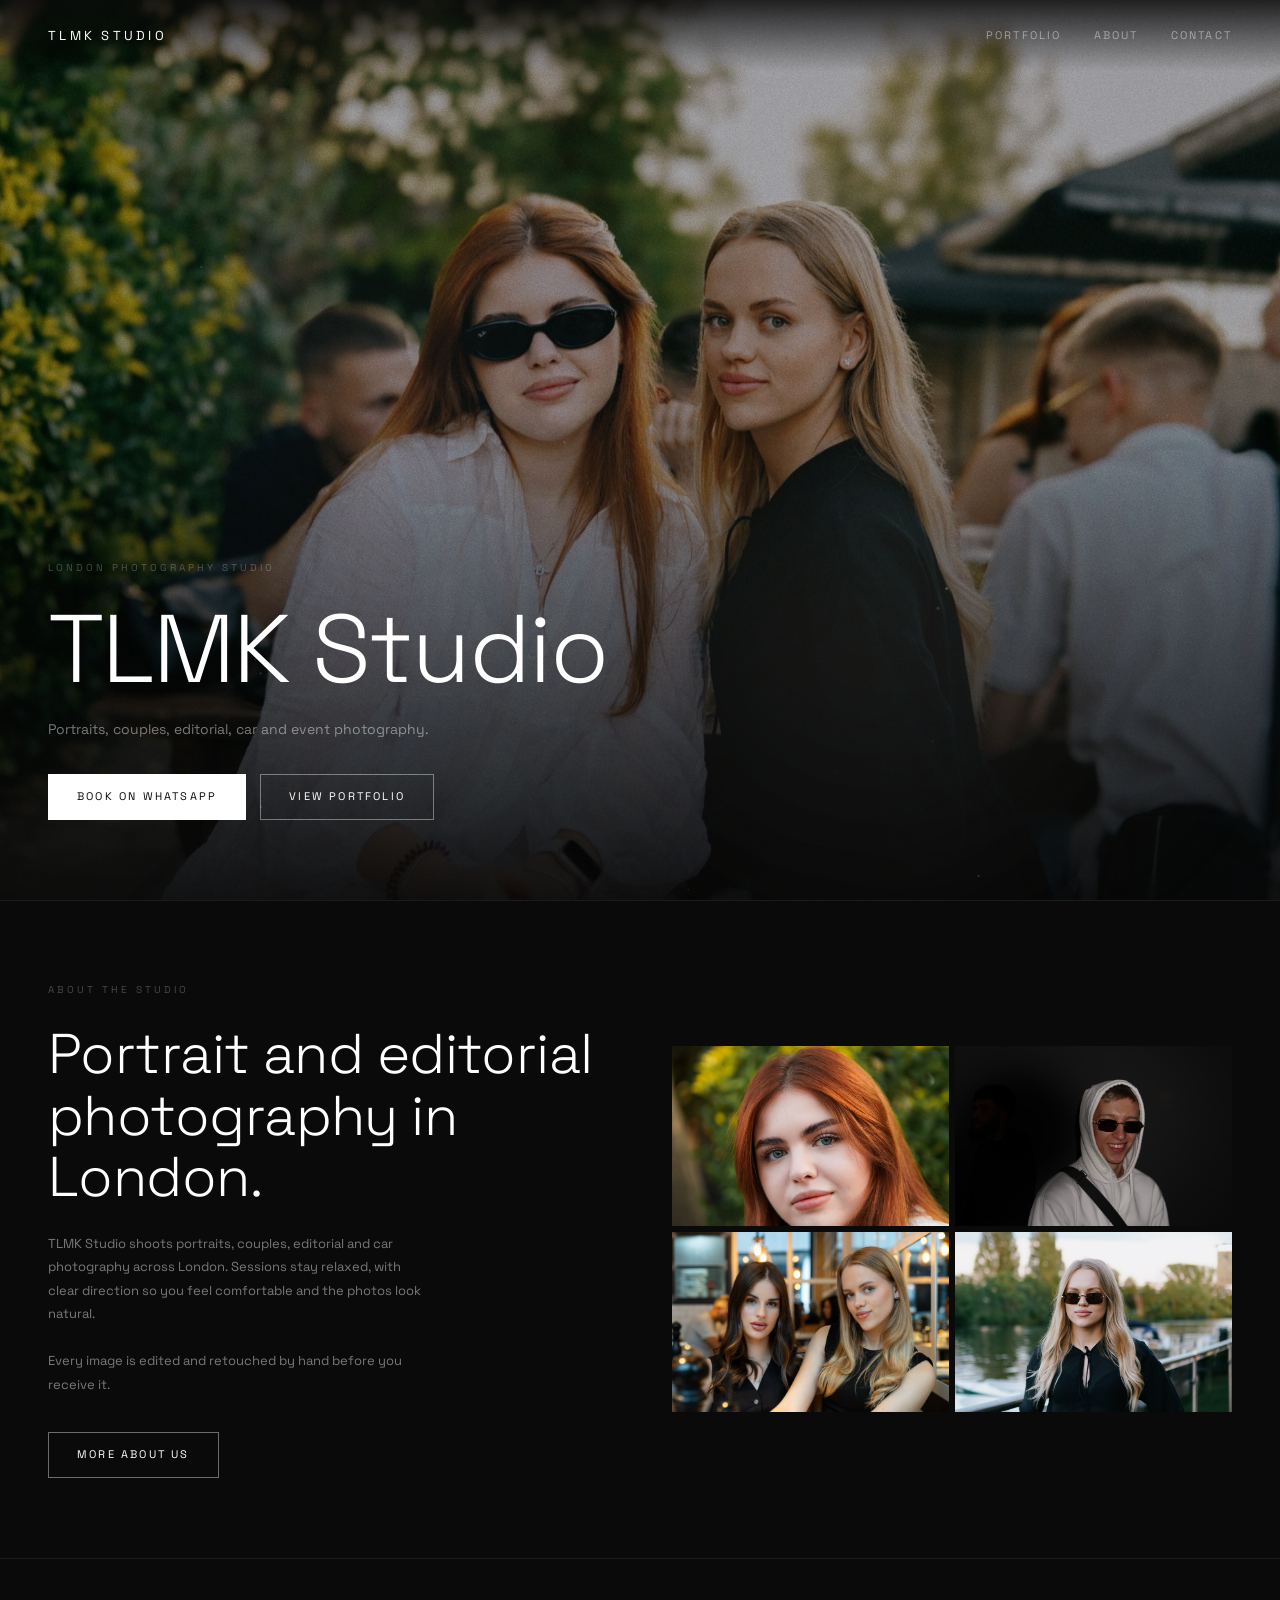
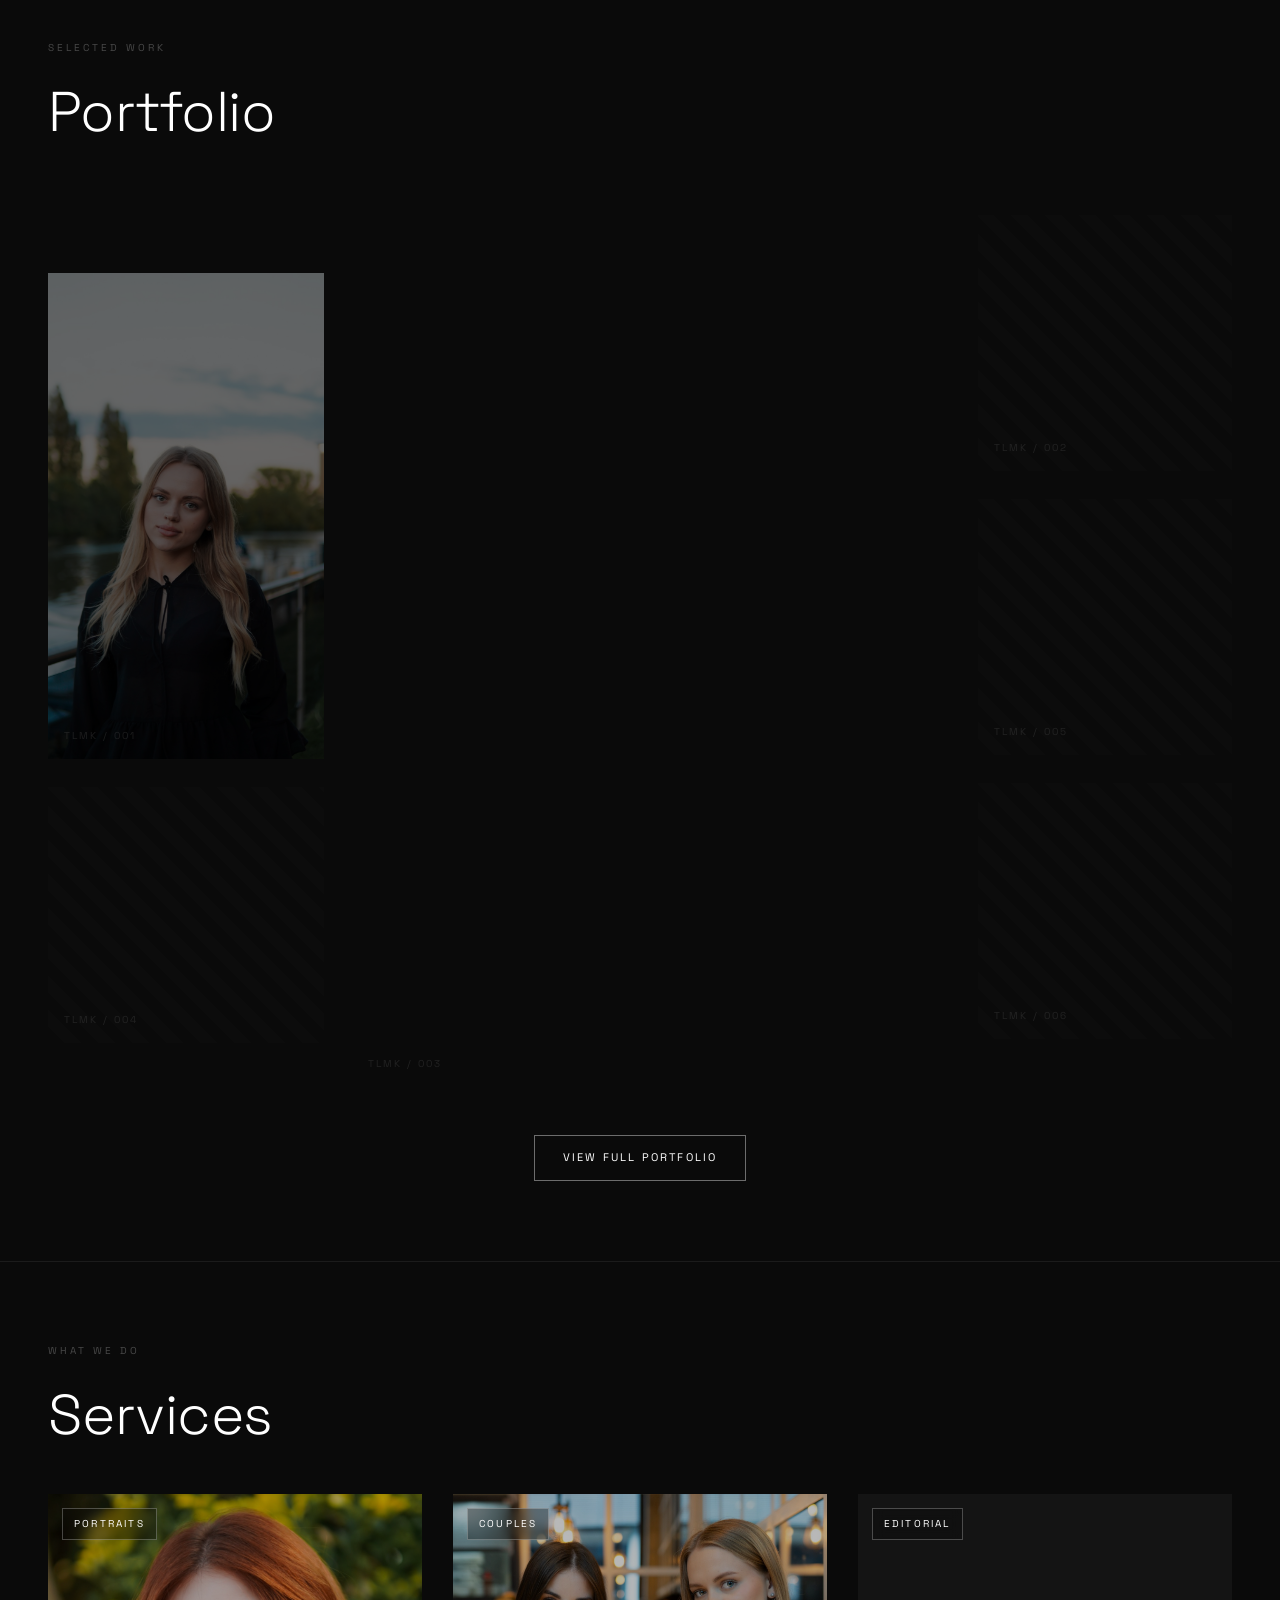
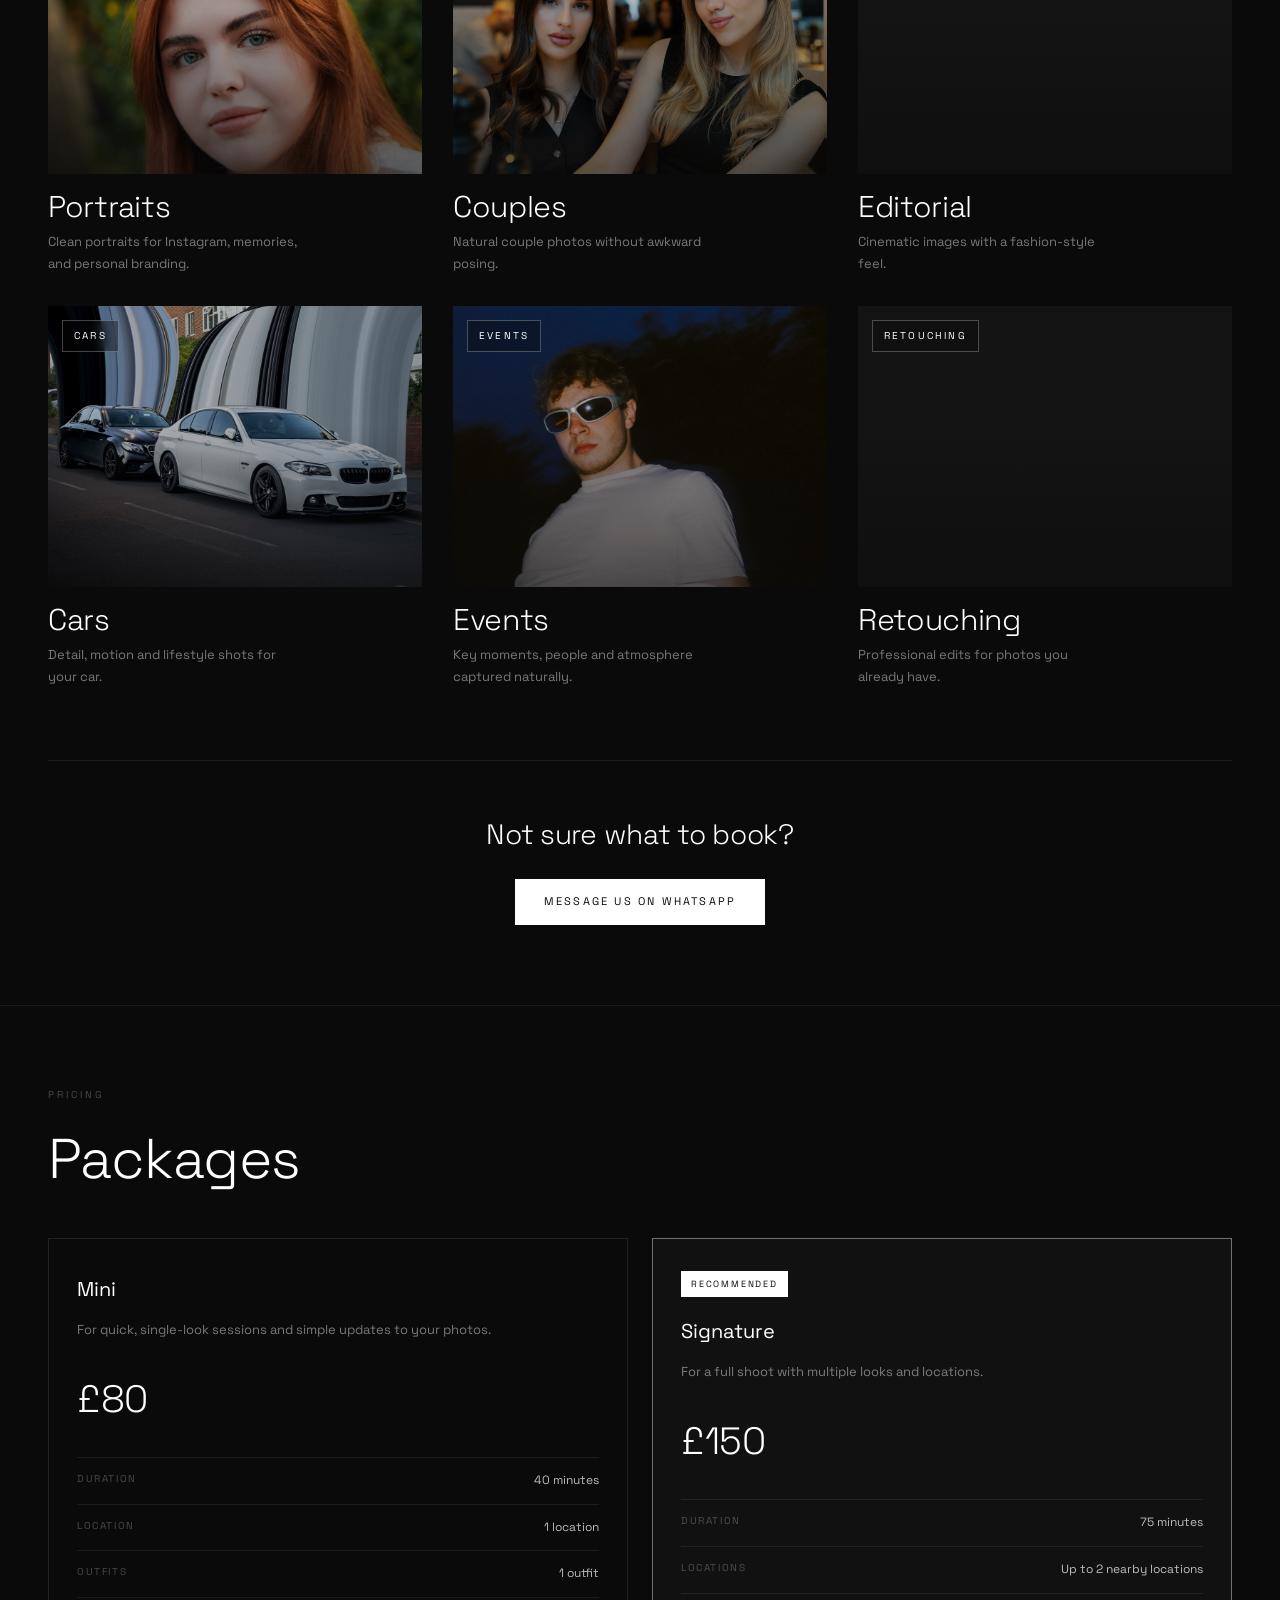
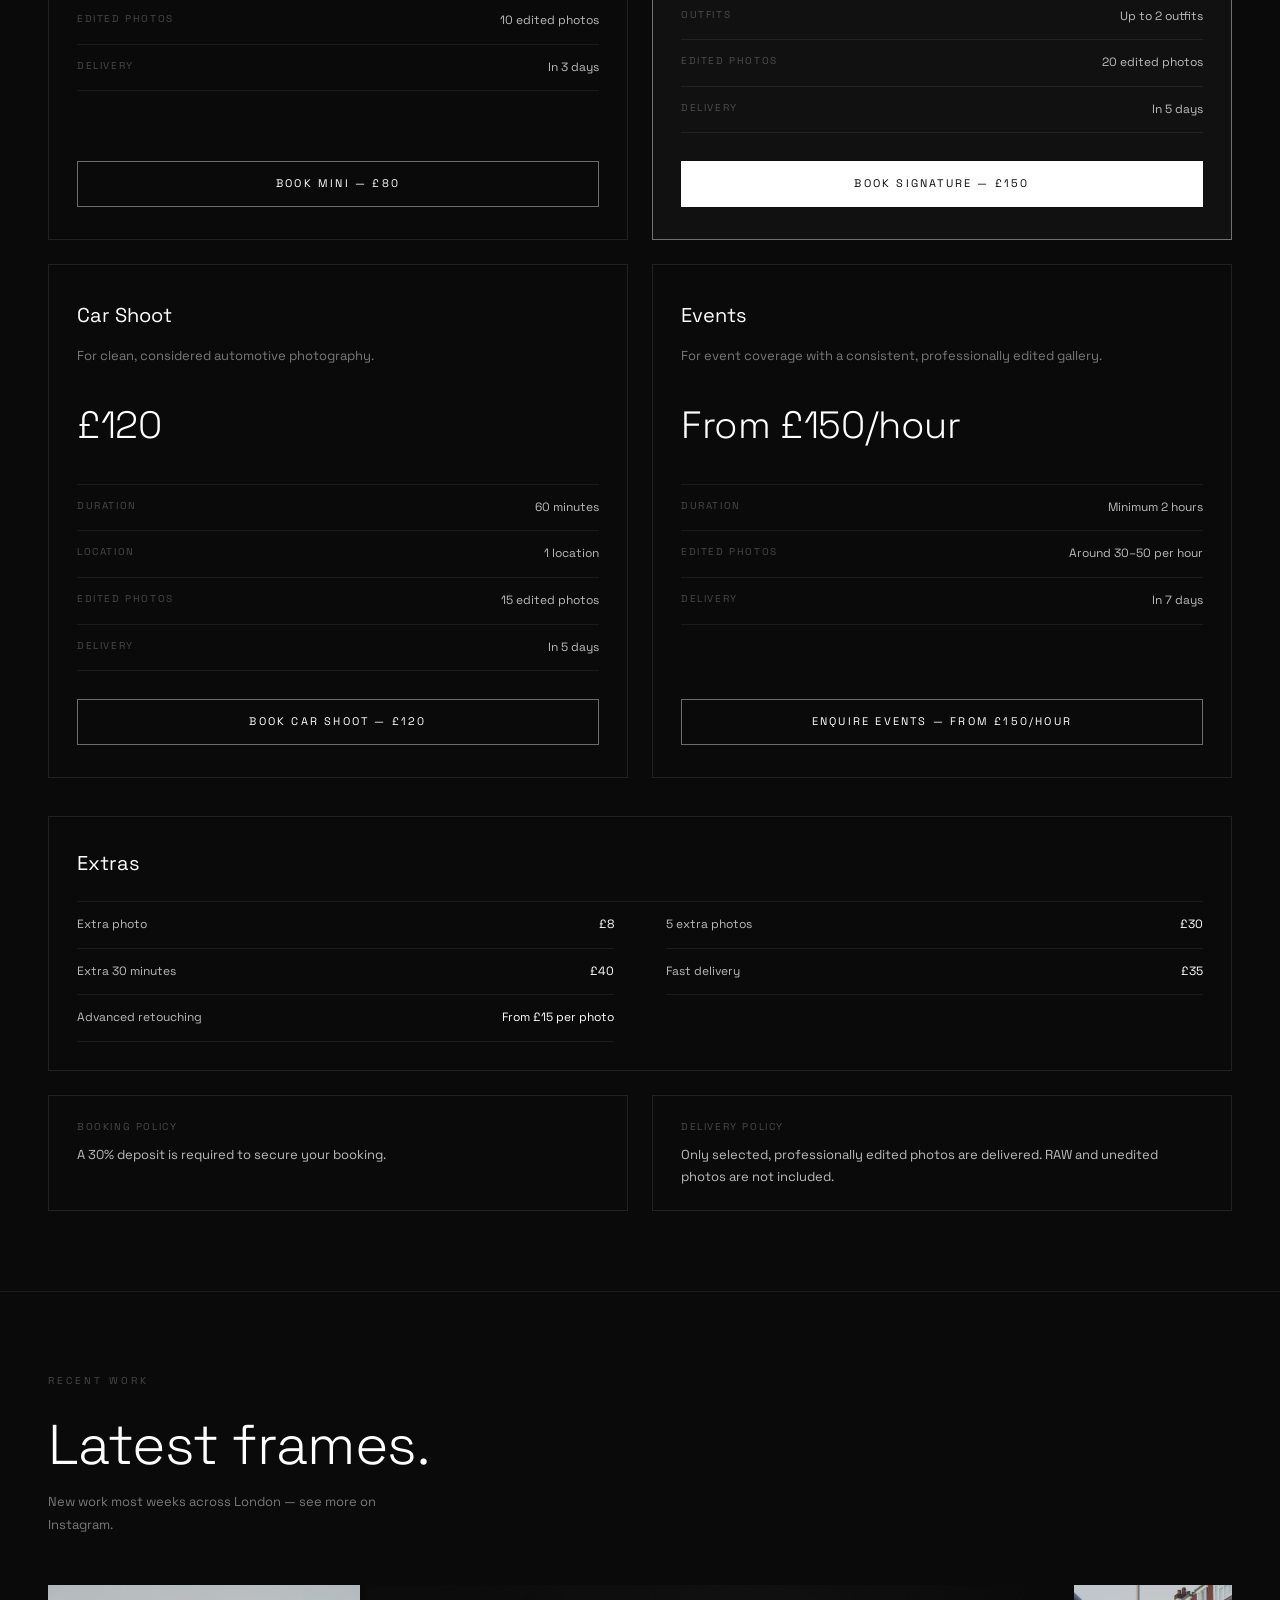
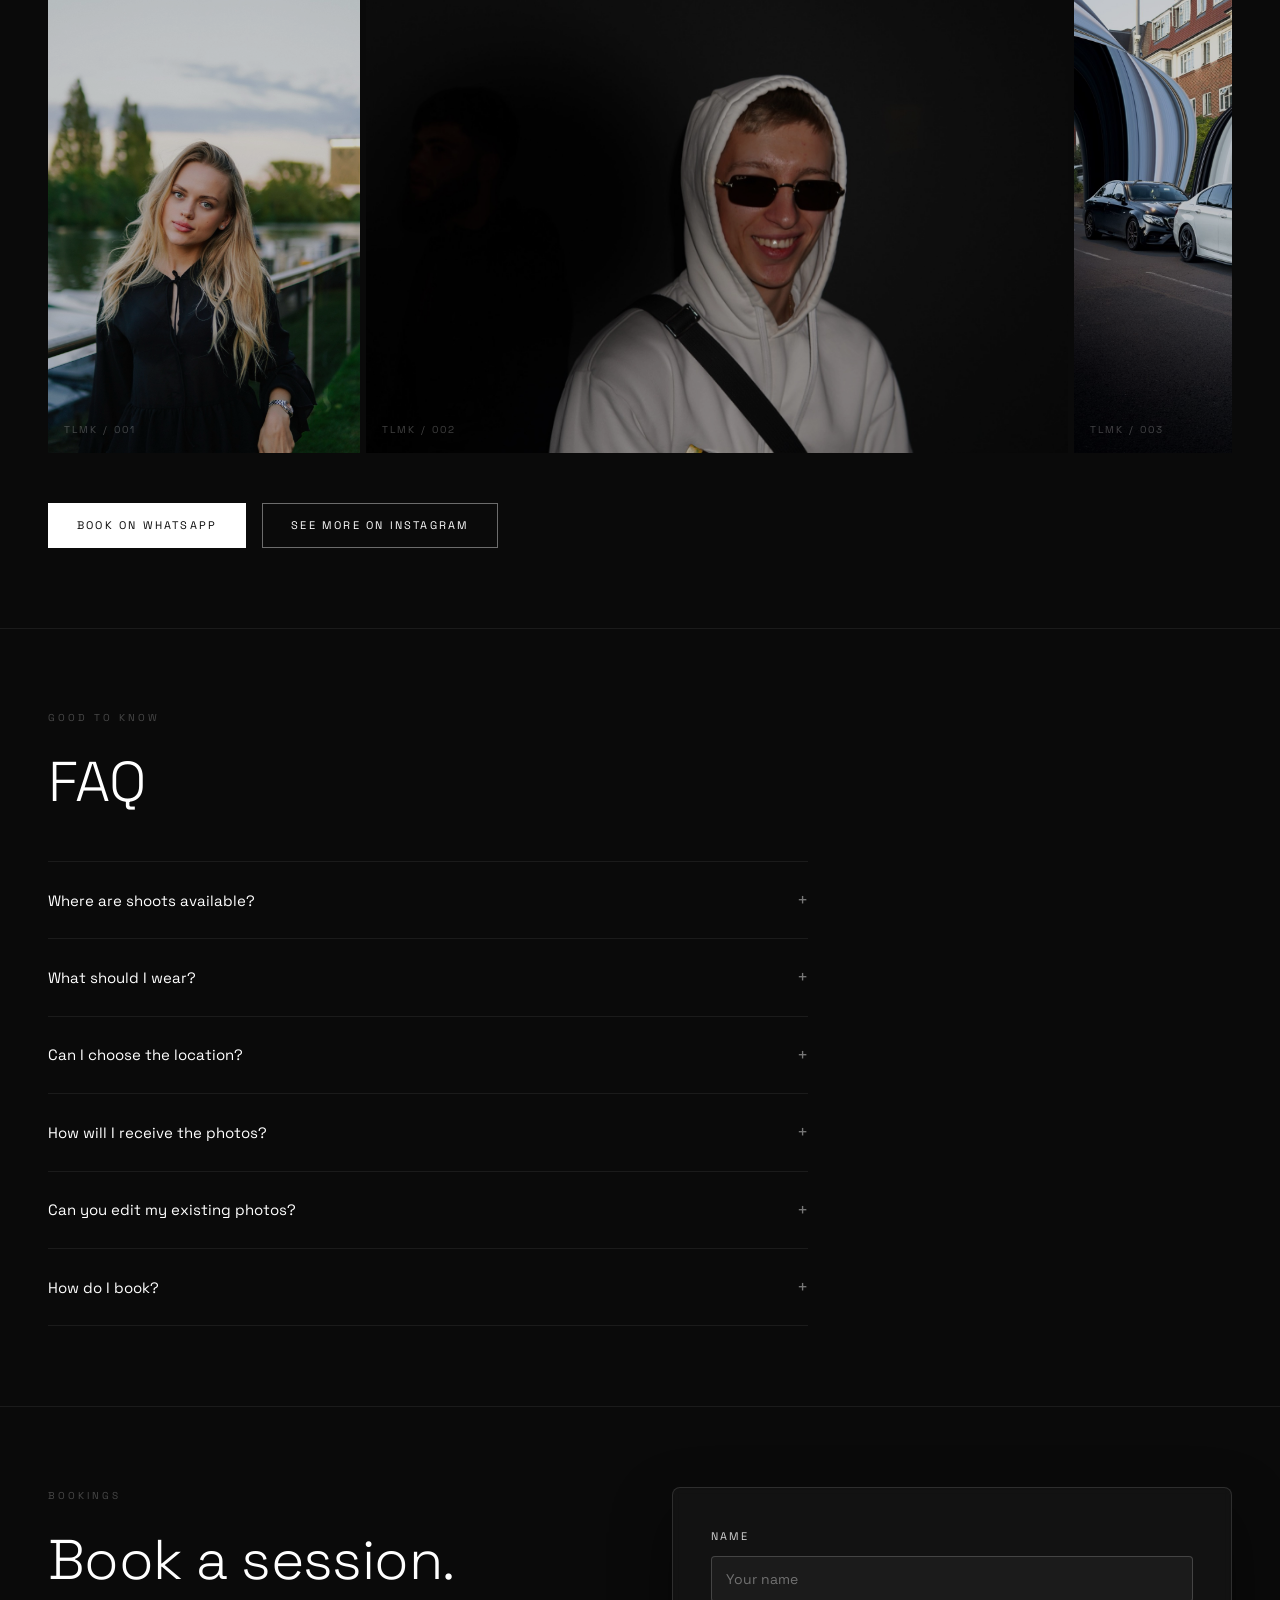
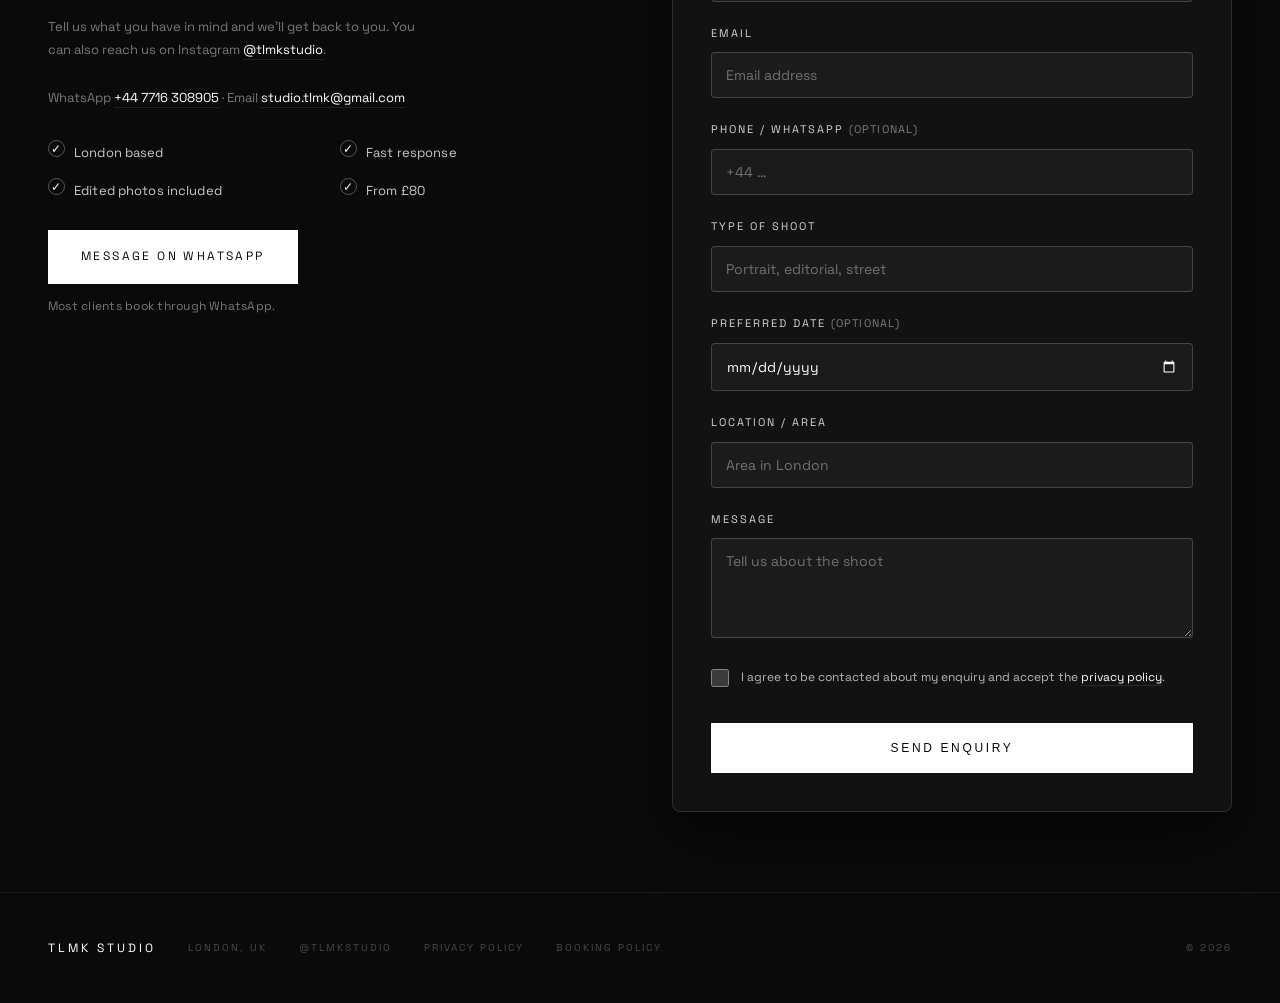
<file: index.html>
<!DOCTYPE html>
<html lang="en">
<head>
  <meta charset="UTF-8">
  <meta name="viewport" content="width=device-width, initial-scale=1.0">
  <link rel="icon" href="favicon.svg" type="image/svg+xml">
  <link rel="icon" href="favicon.ico" sizes="any">
  <link rel="apple-touch-icon" href="apple-touch-icon.png">
  <meta name="theme-color" content="#0A0A0A">
  <!-- Preload the hero image only (first paint / LCP) -->
  <link rel="preload" as="image" href="images/DSC01010.jpg" fetchpriority="high">
  <title>TLMK Studio — Cinematic photography, London</title>
  <meta name="description" content="TLMK Studio — modern cinematic photography in London. Portraits, editorial, and urban street.">
  <meta name="robots" content="index, follow">
  <link rel="canonical" href="https://www.tlmkstudio.co.uk/">
  <meta property="og:type" content="website">
  <meta property="og:title" content="TLMK Studio — Cinematic photography, London">
  <meta property="og:description" content="TLMK Studio — modern cinematic photography in London. Portraits, editorial, and urban street.">
  <meta property="og:url" content="https://www.tlmkstudio.co.uk/">
  <meta property="og:image" content="https://www.tlmkstudio.co.uk/images/DSC01010.jpg">
  <meta name="twitter:card" content="summary_large_image">
  <meta name="twitter:title" content="TLMK Studio — Cinematic photography, London">
  <meta name="twitter:description" content="TLMK Studio — modern cinematic photography in London. Portraits, editorial, and urban street.">
  <meta name="twitter:image" content="https://www.tlmkstudio.co.uk/images/DSC01010.jpg">
  <link rel="preconnect" href="https://fonts.googleapis.com">
  <link rel="preconnect" href="https://fonts.gstatic.com" crossorigin>
  <link href="https://fonts.googleapis.com/css2?family=Space+Grotesk:wght@300;400;500;700&display=swap" rel="stylesheet">
  <link rel="stylesheet" href="css/style.css?v=3">
</head>
<body>

  <!-- ===================== OPENING ANIMATION ===================== -->
  <!-- Decorative overlay; runs once per session above the real homepage. -->
  <div class="opening" id="opening">
    <div class="opening__stage" id="opening-stage">
      <div class="opening__layer opening__blur"><img width="2000" height="1332" decoding="async" src="images/DSC01010.jpg" alt="" id="opening-blur-img"></div>
      <div class="opening__layer opening__sharp" id="opening-sharp"><img width="2000" height="1332" decoding="async" src="images/DSC01010.jpg" alt="" id="opening-hero-img"></div>
    </div>
    <div class="opening__vignette"></div>
    <div class="opening__brackets" id="opening-brackets">
      <span class="opening__corner opening__corner--tl"></span>
      <span class="opening__corner opening__corner--tr"></span>
      <span class="opening__corner opening__corner--bl"></span>
      <span class="opening__corner opening__corner--br"></span>
    </div>
    <button class="opening__skip" id="opening-skip" type="button">Skip</button>
  </div>

  <!-- ============================ NAV ============================ -->
  <header class="nav">
    <a href="index.html" class="nav__logo">TLMK Studio</a>
    <nav class="nav__links" id="nav-menu">
      <a href="portfolio.html">Portfolio</a>
      <a href="about.html">About</a>
      <a href="index.html#contact">Contact</a>
    </nav>
    <button class="nav__toggle" aria-label="Menu" aria-expanded="false" aria-controls="nav-menu">
      <span></span><span></span>
    </button>
  </header>

  <!-- ============================ HERO ============================ -->
  <section class="hero hero--home">
    <div class="hero__image">
      <img width="2000" height="1332" decoding="async" fetchpriority="high" src="images/DSC01010.jpg" alt="Two women in white and black at an outdoor café in warm evening light">
    </div>
    <div class="hero__content">
      <p class="eyebrow">London photography studio</p>
      <h1 class="hero__title">TLMK Studio</h1>
      <p class="hero__subtitle">Portraits, couples, editorial, car and event photography.</p>
      <div class="hero__cta">
        <a href="https://wa.me/447716308905?text=Hi%20TLMK%20Studio%2C%20I%27m%20interested%20in%20booking%20a%20photoshoot%20in%20London." class="btn btn--primary" target="_blank" rel="noopener" aria-label="Book a session on WhatsApp">Book on WhatsApp</a>
        <a href="portfolio.html" class="btn">View portfolio</a>
      </div>
    </div>
  </section>

  <!-- ============================ ABOUT ============================ -->
  <section class="about">
    <div class="about__text">
      <p class="eyebrow">About the studio</p>
      <h2 class="display">Portrait and editorial photography in London.</h2>
      <p class="body">
        TLMK Studio shoots portraits, couples, editorial and car photography
        across London. Sessions stay relaxed, with clear direction so you feel
        comfortable and the photos look natural.
      </p>
      <p class="body">
        Every image is edited and retouched by hand before you receive it.
      </p>
      <a href="about.html" class="btn">More about us</a>
    </div>
    <div class="about__grid">
      <div class="ph"><img width="1066" height="1600" decoding="async" src="images/DSC01030.jpg" loading="lazy" alt="Portrait of a red-haired woman among green foliage"></div>
      <div class="ph"><img width="1600" height="1066" decoding="async" src="images/DSC00940.jpg" loading="lazy" alt="Portrait of a smiling young man in a white hood and sunglasses"></div>
      <div class="ph"><img width="1600" height="1066" decoding="async" src="images/DSC08392.jpg" loading="lazy" alt="Two women in black dresses at a softly lit café"></div>
      <div class="ph"><img width="1066" height="1600" decoding="async" src="images/DSC01045.jpg" loading="lazy" alt="Portrait of a blonde woman in black wearing sunglasses by the river"></div>
    </div>
  </section>

  <!-- ========================== PORTFOLIO ========================== -->
  <section class="gallery" id="portfolio">
    <header class="gallery__head">
      <p class="eyebrow">Selected work</p>
      <h2 class="display">Portfolio</h2>
    </header>

    <div class="gallery__grid">
      <div class="gallery__stack gallery__stack--left">
        <figure class="gallery__item gallery__item--tall">
          <div class="ph"><img width="1066" height="1600" decoding="async" src="images/DSC01051.jpg" loading="lazy" alt="Portrait of a blonde woman in black by the river at dusk"></div>
          <figcaption class="gallery__overlay"><span>View</span></figcaption>
          <span class="gallery__num">TLMK / 001</span>
        </figure>
        <figure class="gallery__item gallery__item--small mobile-hide">
          <div class="ph"><img width="1600" height="1066" decoding="async" src="images/DSC01026.jpg" loading="lazy" alt="Portrait of a smiling young man in front of green hedges"></div>
          <figcaption class="gallery__overlay"><span>View</span></figcaption>
          <span class="gallery__num">TLMK / 004</span>
        </figure>
      </div>

      <figure class="gallery__item gallery__item--feature">
        <div class="gallery__feature-media"><img width="1066" height="1600" decoding="async" src="images/DSC01068.jpg" loading="lazy" alt="Portrait of a red-haired woman in a white shirt at dusk"></div>
        <figcaption class="gallery__overlay"><span>View</span></figcaption>
        <span class="gallery__num">TLMK / 003</span>
      </figure>

      <div class="gallery__stack gallery__stack--right">
        <figure class="gallery__item gallery__item--small">
          <div class="ph"><img width="1066" height="1600" decoding="async" src="images/DSC01033.jpg" loading="lazy" alt="Black and white portrait of a young woman"></div>
          <figcaption class="gallery__overlay"><span>View</span></figcaption>
          <span class="gallery__num">TLMK / 002</span>
        </figure>
        <figure class="gallery__item gallery__item--small mobile-hide">
          <div class="ph"><img width="1066" height="1600" decoding="async" src="images/DSC01063.jpg" loading="lazy" alt="Portrait of a young woman in a white shirt by the river at dusk"></div>
          <figcaption class="gallery__overlay"><span>View</span></figcaption>
          <span class="gallery__num">TLMK / 005</span>
        </figure>
        <figure class="gallery__item gallery__item--wide">
          <div class="ph"><img width="1600" height="1066" decoding="async" src="images/DSC01070.jpg" loading="lazy" alt="Red-haired woman in a white shirt looking out over the river"></div>
          <figcaption class="gallery__overlay"><span>View</span></figcaption>
          <span class="gallery__num">TLMK / 006</span>
        </figure>
      </div>
    </div>

    <div class="gallery__more">
      <a href="portfolio.html" class="btn">View full portfolio</a>
    </div>
  </section>

  <!-- =========================== SERVICES =========================== -->
  <section class="services">
    <header class="section-head">
      <p class="eyebrow">What we do</p>
      <h2 class="display">Services</h2>
    </header>

    <div class="services__grid">
      <article class="service">
        <div class="service__media">
          <img width="1066" height="1600" decoding="async" src="images/DSC01030.jpg" loading="lazy" alt="Portrait of a red-haired woman among green foliage">
          <span class="service__tag">Portraits</span>
        </div>
        <h3 class="service__title">Portraits</h3>
        <p class="service__desc">Clean portraits for Instagram, memories, and personal branding.</p>
      </article>
      <article class="service">
        <div class="service__media">
          <img width="1600" height="1066" decoding="async" src="images/DSC08392.jpg" loading="lazy" alt="Two women in black dresses at a softly lit café">
          <span class="service__tag">Couples</span>
        </div>
        <h3 class="service__title">Couples</h3>
        <p class="service__desc">Natural couple photos without awkward posing.</p>
      </article>
      <article class="service">
        <div class="service__media">
          <img width="1600" height="1066" decoding="async" src="images/DSC00939.jpg" loading="lazy" alt="Cinematic portrait of a young man in a white hood and dark sunglasses">
          <span class="service__tag">Editorial</span>
        </div>
        <h3 class="service__title">Editorial</h3>
        <p class="service__desc">Cinematic images with a fashion-style feel.</p>
      </article>
      <article class="service">
        <div class="service__media">
          <img width="1050" height="1400" decoding="async" src="images/IMG_3794.jpg" loading="lazy" alt="White BMW and black Mercedes parked on a London street at golden hour">
          <span class="service__tag">Cars</span>
        </div>
        <h3 class="service__title">Cars</h3>
        <p class="service__desc">Detail, motion and lifestyle shots for your car.</p>
      </article>
      <article class="service">
        <div class="service__media">
          <img width="1066" height="1600" decoding="async" src="images/DSC00521.jpg" loading="lazy" alt="Portrait of a man in white sunglasses outdoors at blue hour">
          <span class="service__tag">Events</span>
        </div>
        <h3 class="service__title">Events</h3>
        <p class="service__desc">Key moments, people and atmosphere captured naturally.</p>
      </article>
      <article class="service">
        <div class="service__media">
          <img width="1066" height="1600" decoding="async" src="images/DSC01068.jpg" loading="lazy" alt="Polished portrait of a red-haired woman in a white shirt at dusk">
          <span class="service__tag">Retouching</span>
        </div>
        <h3 class="service__title">Retouching</h3>
        <p class="service__desc">Professional edits for photos you already have.</p>
      </article>
    </div>

    <div class="services__cta">
      <p class="services__cta-line">Not sure what to book?</p>
      <a href="https://wa.me/447716308905?text=Hi%20TLMK%20Studio%2C%20I%27m%20not%20sure%20which%20service%20I%20need%20%E2%80%94%20can%20you%20help%3F" class="btn btn--primary" target="_blank" rel="noopener" aria-label="Message TLMK Studio on WhatsApp">Message us on WhatsApp</a>
    </div>
  </section>

  <!-- =========================== PACKAGES =========================== -->
  <section class="packages" id="pricing">
    <header class="section-head">
      <p class="eyebrow">Pricing</p>
      <h2 class="display">Packages</h2>
    </header>

    <div class="packages__grid">
      <article class="package">
        <h3 class="package__name">Mini</h3>
        <p class="package__for">For quick, single-look sessions and simple updates to your photos.</p>
        <p class="package__price">£80</p>
        <ul class="package__list">
          <li><span>Duration</span><span>40 minutes</span></li>
          <li><span>Location</span><span>1 location</span></li>
          <li><span>Outfits</span><span>1 outfit</span></li>
          <li><span>Edited photos</span><span>10 edited photos</span></li>
          <li><span>Delivery</span><span>In 3 days</span></li>
        </ul>
        <a href="https://wa.me/447716308905?text=Hi%20TLMK%20Studio%2C%20I%27m%20interested%20in%20booking%20Mini%20%E2%80%94%20%C2%A380." class="btn" target="_blank" rel="noopener" aria-label="Book Mini — £80 on WhatsApp">Book Mini — £80</a>
      </article>

      <article class="package package--featured">
        <span class="package__badge">Recommended</span>
        <h3 class="package__name">Signature</h3>
        <p class="package__for">For a full shoot with multiple looks and locations.</p>
        <p class="package__price">£150</p>
        <ul class="package__list">
          <li><span>Duration</span><span>75 minutes</span></li>
          <li><span>Locations</span><span>Up to 2 nearby locations</span></li>
          <li><span>Outfits</span><span>Up to 2 outfits</span></li>
          <li><span>Edited photos</span><span>20 edited photos</span></li>
          <li><span>Delivery</span><span>In 5 days</span></li>
        </ul>
        <a href="https://wa.me/447716308905?text=Hi%20TLMK%20Studio%2C%20I%27m%20interested%20in%20booking%20Signature%20%E2%80%94%20%C2%A3150." class="btn btn--primary" target="_blank" rel="noopener" aria-label="Book Signature — £150 on WhatsApp">Book Signature — £150</a>
      </article>

      <article class="package">
        <h3 class="package__name">Car Shoot</h3>
        <p class="package__for">For clean, considered automotive photography.</p>
        <p class="package__price">£120</p>
        <ul class="package__list">
          <li><span>Duration</span><span>60 minutes</span></li>
          <li><span>Location</span><span>1 location</span></li>
          <li><span>Edited photos</span><span>15 edited photos</span></li>
          <li><span>Delivery</span><span>In 5 days</span></li>
        </ul>
        <a href="https://wa.me/447716308905?text=Hi%20TLMK%20Studio%2C%20I%27m%20interested%20in%20booking%20Car%20Shoot%20%E2%80%94%20%C2%A3120." class="btn" target="_blank" rel="noopener" aria-label="Book Car Shoot — £120 on WhatsApp">Book Car Shoot — £120</a>
      </article>

      <article class="package">
        <h3 class="package__name">Events</h3>
        <p class="package__for">For event coverage with a consistent, professionally edited gallery.</p>
        <p class="package__price">From £150/hour</p>
        <ul class="package__list">
          <li><span>Duration</span><span>Minimum 2 hours</span></li>
          <li><span>Edited photos</span><span>Around 30–50 per hour</span></li>
          <li><span>Delivery</span><span>In 7 days</span></li>
        </ul>
        <a href="https://wa.me/447716308905?text=Hi%20TLMK%20Studio%2C%20I%27m%20interested%20in%20Events%20%E2%80%94%20From%20%C2%A3150%2Fhour." class="btn" target="_blank" rel="noopener" aria-label="Enquire about Events — From £150 per hour on WhatsApp">Enquire Events — From £150/hour</a>
      </article>
    </div>

    <div class="packages__extras">
      <h3 class="package__name">Extras</h3>
      <ul class="extras__list">
        <li><span>Extra photo</span><span>£8</span></li>
        <li><span>5 extra photos</span><span>£30</span></li>
        <li><span>Extra 30 minutes</span><span>£40</span></li>
        <li><span>Fast delivery</span><span>£35</span></li>
        <li><span>Advanced retouching</span><span>From £15 per photo</span></li>
      </ul>
    </div>

    <div class="packages__notices">
      <p><strong>Booking policy</strong><span>A 30% deposit is required to secure your booking.</span></p>
      <p><strong>Delivery policy</strong><span>Only selected, professionally edited photos are delivered. RAW and unedited photos are not included.</span></p>
    </div>
  </section>

  <!-- ====================== RECENT WORK / PROOF ====================== -->
  <!-- Visual proof band — replaces the old text booking-process list.
       Near-zero copy: let the recent frames carry the section. -->
  <section class="reel">
    <header class="section-head">
      <p class="eyebrow">Recent work</p>
      <h2 class="display">Latest frames.</h2>
      <p class="reel__note">New work most weeks across London — see more on Instagram.</p>
    </header>

    <div class="reel__track" role="region" aria-label="Recent TLMK Studio photography" tabindex="0">
      <figure class="reel__item" style="aspect-ratio: 1066 / 1600;">
        <img width="1066" height="1600" decoding="async" loading="lazy" src="images/DSC01053.jpg" alt="Portrait of a blonde woman in a black dress by the river at dusk">
        <span class="gallery__num">TLMK / 001</span>
      </figure>
      <figure class="reel__item" style="aspect-ratio: 1600 / 1066;">
        <img width="1600" height="1066" decoding="async" loading="lazy" src="images/DSC00940.jpg" alt="Portrait of a smiling young man in a white hood and sunglasses">
        <span class="gallery__num">TLMK / 002</span>
      </figure>
      <figure class="reel__item" style="aspect-ratio: 1050 / 1400;">
        <img width="1050" height="1400" decoding="async" loading="lazy" src="images/IMG_3794.jpg" alt="White BMW and black Mercedes parked on a London street at golden hour">
        <span class="gallery__num">TLMK / 003</span>
      </figure>
      <figure class="reel__item" style="aspect-ratio: 1066 / 1600;">
        <img width="1066" height="1600" decoding="async" loading="lazy" src="images/DSC01098.jpg" alt="Portrait of a man in a straw hat and white polo shirt">
        <span class="gallery__num">TLMK / 004</span>
      </figure>
      <figure class="reel__item" style="aspect-ratio: 1600 / 1066;">
        <img width="1600" height="1066" decoding="async" loading="lazy" src="images/DSC08392.jpg" alt="Two women in black dresses at a softly lit café">
        <span class="gallery__num">TLMK / 005</span>
      </figure>
      <figure class="reel__item" style="aspect-ratio: 1066 / 1600;">
        <img width="1066" height="1600" decoding="async" loading="lazy" src="images/DSC00511.jpg" alt="Portrait of a man in glasses and a patterned scarf beside a car">
        <span class="gallery__num">TLMK / 006</span>
      </figure>
      <figure class="reel__item" style="aspect-ratio: 1066 / 1600;">
        <img width="1066" height="1600" decoding="async" loading="lazy" src="images/DSC01045.jpg" alt="Portrait of a blonde woman in black wearing sunglasses by the river">
        <span class="gallery__num">TLMK / 007</span>
      </figure>
      <figure class="reel__item" style="aspect-ratio: 1066 / 1600;">
        <img width="1066" height="1600" decoding="async" loading="lazy" src="images/DSC00521.jpg" alt="Portrait of a man in white sunglasses outdoors at blue hour">
        <span class="gallery__num">TLMK / 008</span>
      </figure>
    </div>

    <div class="reel__cta">
      <a href="https://wa.me/447716308905?text=Hi%20TLMK%20Studio%2C%20I%27m%20interested%20in%20booking%20a%20photoshoot%20in%20London." class="btn btn--primary" target="_blank" rel="noopener" aria-label="Book a session on WhatsApp">Book on WhatsApp</a>
      <a href="https://instagram.com/tlmkstudio" class="btn" target="_blank" rel="noopener">See more on Instagram</a>
    </div>
  </section>

  <!-- ============================== FAQ ============================== -->
  <section class="faq">
    <header class="section-head">
      <p class="eyebrow">Good to know</p>
      <h2 class="display">FAQ</h2>
    </header>

    <div class="faq__list">
      <details class="faq__item">
        <summary>Where are shoots available?</summary>
        <p class="faq__answer">We're based in London and shoot across the city. Shoots outside London are available, with travel quoted per job.</p>
      </details>
      <details class="faq__item">
        <summary>What should I wear?</summary>
        <p class="faq__answer">Wear something you feel comfortable and confident in. We're happy to advise on outfits before the shoot.</p>
      </details>
      <details class="faq__item">
        <summary>Can I choose the location?</summary>
        <p class="faq__answer">Yes. We can shoot at a location you have in mind, or suggest spots that suit the look you're after.</p>
      </details>
      <details class="faq__item">
        <summary>How will I receive the photos?</summary>
        <p class="faq__answer">Your edited photos are delivered digitally through a private online gallery or secure download link.</p>
      </details>
      <details class="faq__item">
        <summary>Can you edit my existing photos?</summary>
        <p class="faq__answer">Yes. We offer editing and retouching for photos you already have.</p>
      </details>
      <details class="faq__item">
        <summary>How do I book?</summary>
        <p class="faq__answer">Message us on WhatsApp or send an enquiry through the contact form below.</p>
      </details>
    </div>
  </section>

  <!-- =========================== CONTACT =========================== -->
  <section class="contact" id="contact">
    <div class="contact__intro">
      <p class="eyebrow">Bookings</p>
      <h2 class="display">Book a session.</h2>
      <p class="body">
        Tell us what you have in mind and we'll get back to you. You can also
        reach us on Instagram <a href="https://instagram.com/tlmkstudio">@tlmkstudio</a>.
      </p>
      <p class="body">
        WhatsApp <a href="https://wa.me/447716308905">+44 7716 308905</a> ·
        Email <a href="mailto:studio.tlmk@gmail.com">studio.tlmk@gmail.com</a>
      </p>

      <ul class="contact__trust">
        <li>London based</li>
        <li>Fast response</li>
        <li>Edited photos included</li>
        <li>From £80</li>
      </ul>

      <div class="contact__alt">
        <a href="https://wa.me/447716308905?text=Hi%20TLMK%20Studio%2C%20I%27m%20interested%20in%20booking%20a%20photoshoot%20in%20London." class="btn btn--primary contact__whatsapp" target="_blank" rel="noopener" aria-label="Message TLMK Studio on WhatsApp">Message on WhatsApp</a>
        <p class="contact__alt-note">Most clients book through WhatsApp.</p>
      </div>
    </div>

    <form class="contact__form" name="tlmk-enquiry" method="POST" data-netlify="true" netlify-honeypot="bot-field" action="/thank-you.html">
      <input type="hidden" name="form-name" value="tlmk-enquiry">
      <p class="field" hidden aria-hidden="true" style="display:none;">
        <label>Do not fill this out: <input name="bot-field"></label>
      </p>
      <div class="form__status" role="status" aria-live="polite"></div>

      <div class="field">
        <label for="name">Name</label>
        <input type="text" id="name" name="name" placeholder="Your name" required>
      </div>
      <div class="field">
        <label for="email">Email</label>
        <input type="email" id="email" name="email" placeholder="Email address" required>
      </div>
      <div class="field">
        <label for="phone">Phone / WhatsApp <span class="field__opt">(optional)</span></label>
        <input type="tel" id="phone" name="phone" placeholder="+44 …">
      </div>
      <div class="field">
        <label for="type">Type of shoot</label>
        <input type="text" id="type" name="type" placeholder="Portrait, editorial, street">
      </div>
      <div class="field">
        <label for="date">Preferred date <span class="field__opt">(optional)</span></label>
        <input type="date" id="date" name="date">
      </div>
      <div class="field">
        <label for="location">Location / area</label>
        <input type="text" id="location" name="location" placeholder="Area in London">
      </div>
      <div class="field">
        <label for="message">Message</label>
        <textarea id="message" name="message" rows="4" placeholder="Tell us about the shoot" required></textarea>
      </div>
      <div class="field field--consent">
        <input type="checkbox" id="consent" name="consent" required>
        <label for="consent">I agree to be contacted about my enquiry and accept the <a href="privacy.html">privacy policy</a>.</label>
      </div>
      <button type="submit" class="btn btn--primary contact__submit">Send enquiry</button>
    </form>
  </section>

  <!-- ============================ FOOTER ============================ -->
  <footer class="footer">
    <span class="footer__logo">TLMK Studio</span>
    <span class="footer__meta">London, UK</span>
    <a href="https://instagram.com/tlmkstudio" class="footer__meta">@tlmkstudio</a>
    <a href="privacy.html" class="footer__meta footer__legal">Privacy Policy</a>
    <a href="booking-policy.html" class="footer__meta footer__legal">Booking Policy</a>
    <span class="footer__meta">© 2026</span>
  </footer>

  <!-- Mobile-only sticky booking button -->
  <a href="https://wa.me/447716308905?text=Hi%20TLMK%20Studio%2C%20I%27m%20interested%20in%20booking%20a%20photoshoot%20in%20London." class="sticky-book" target="_blank" rel="noopener" aria-label="Book a session on WhatsApp">Book on WhatsApp</a>

  <script src="js/main.js" defer></script>
  <script src="js/tlmk-ambient.js" defer></script>
  <script>
    // Hide the sticky button while the contact section is on screen,
    // so it never covers the form controls.
    (function () {
      var btn = document.querySelector('.sticky-book');
      var contact = document.getElementById('contact');
      if (!btn || !contact || !('IntersectionObserver' in window)) return;
      var io = new IntersectionObserver(function (entries) {
        entries.forEach(function (e) {
          btn.classList.toggle('is-hidden', e.isIntersecting);
        });
      }, { threshold: 0 });
      io.observe(contact);
    })();
  </script>
</body>
</html>
</file>
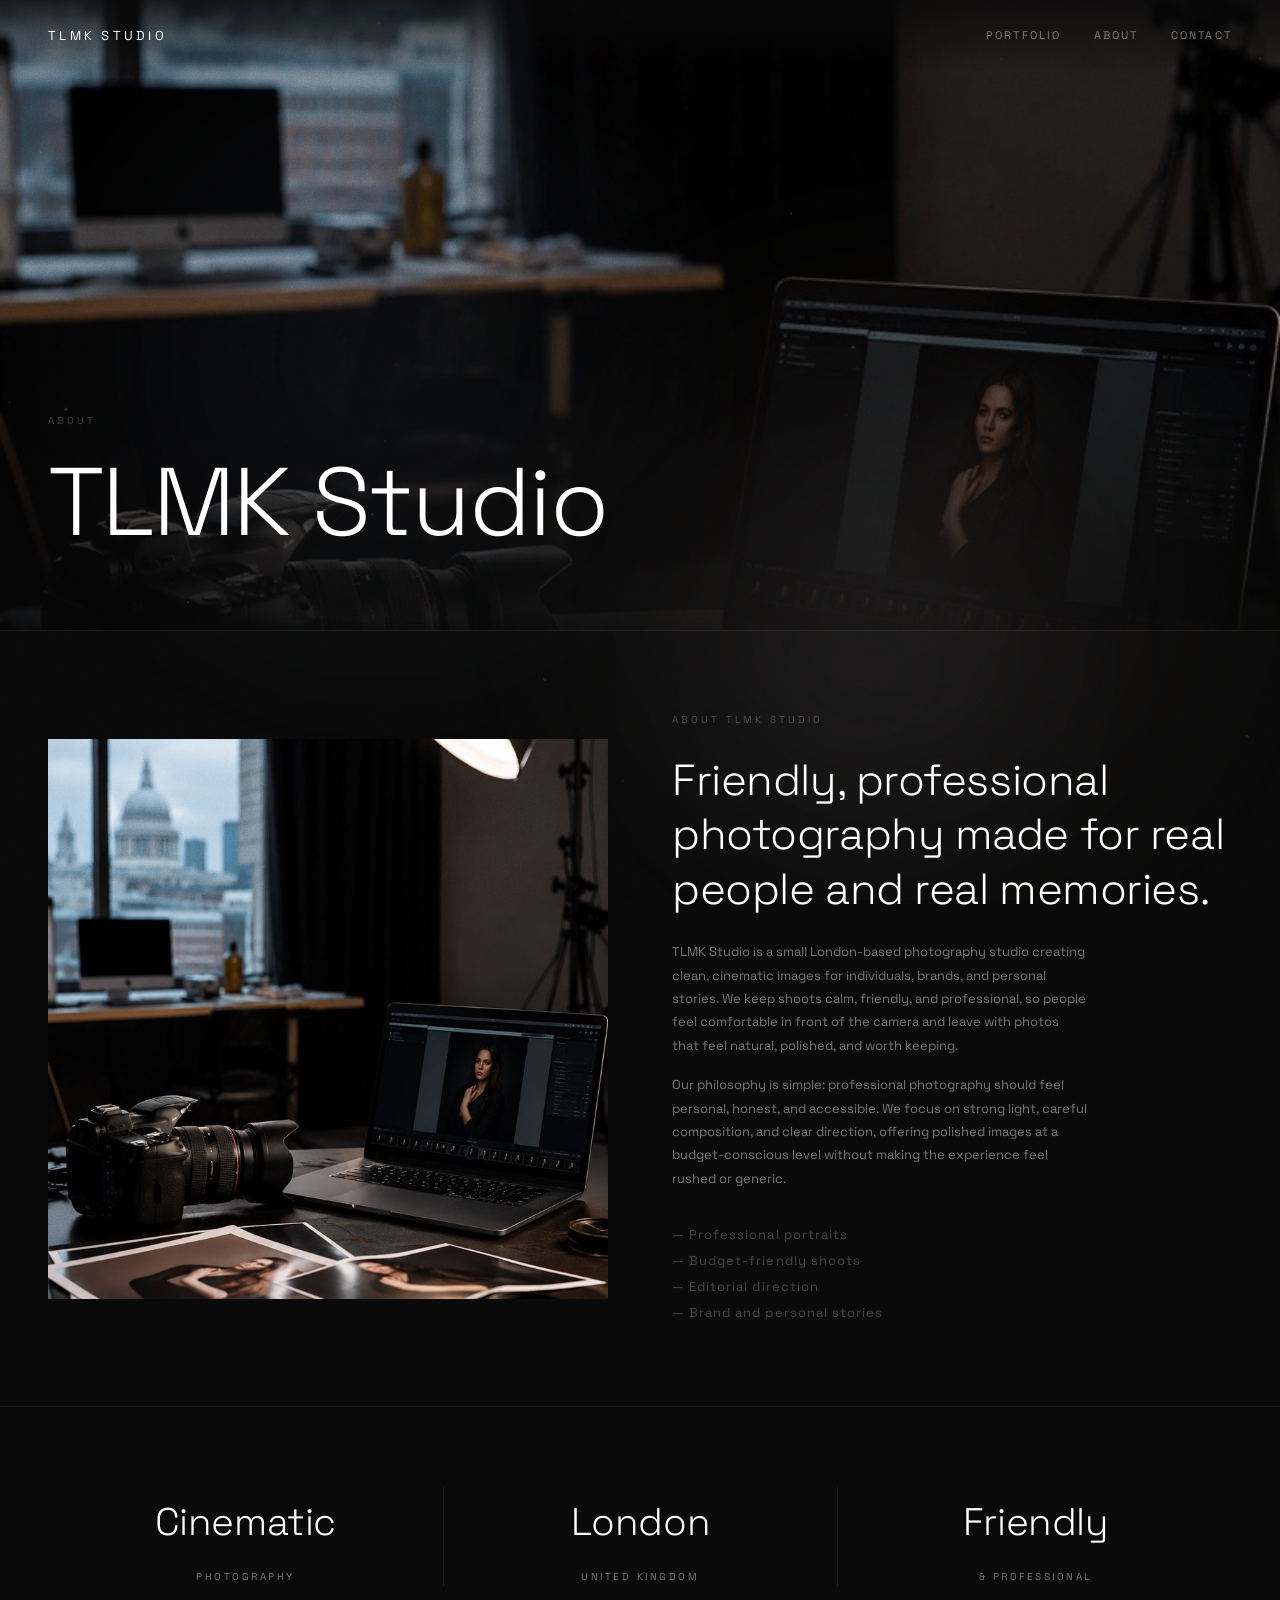
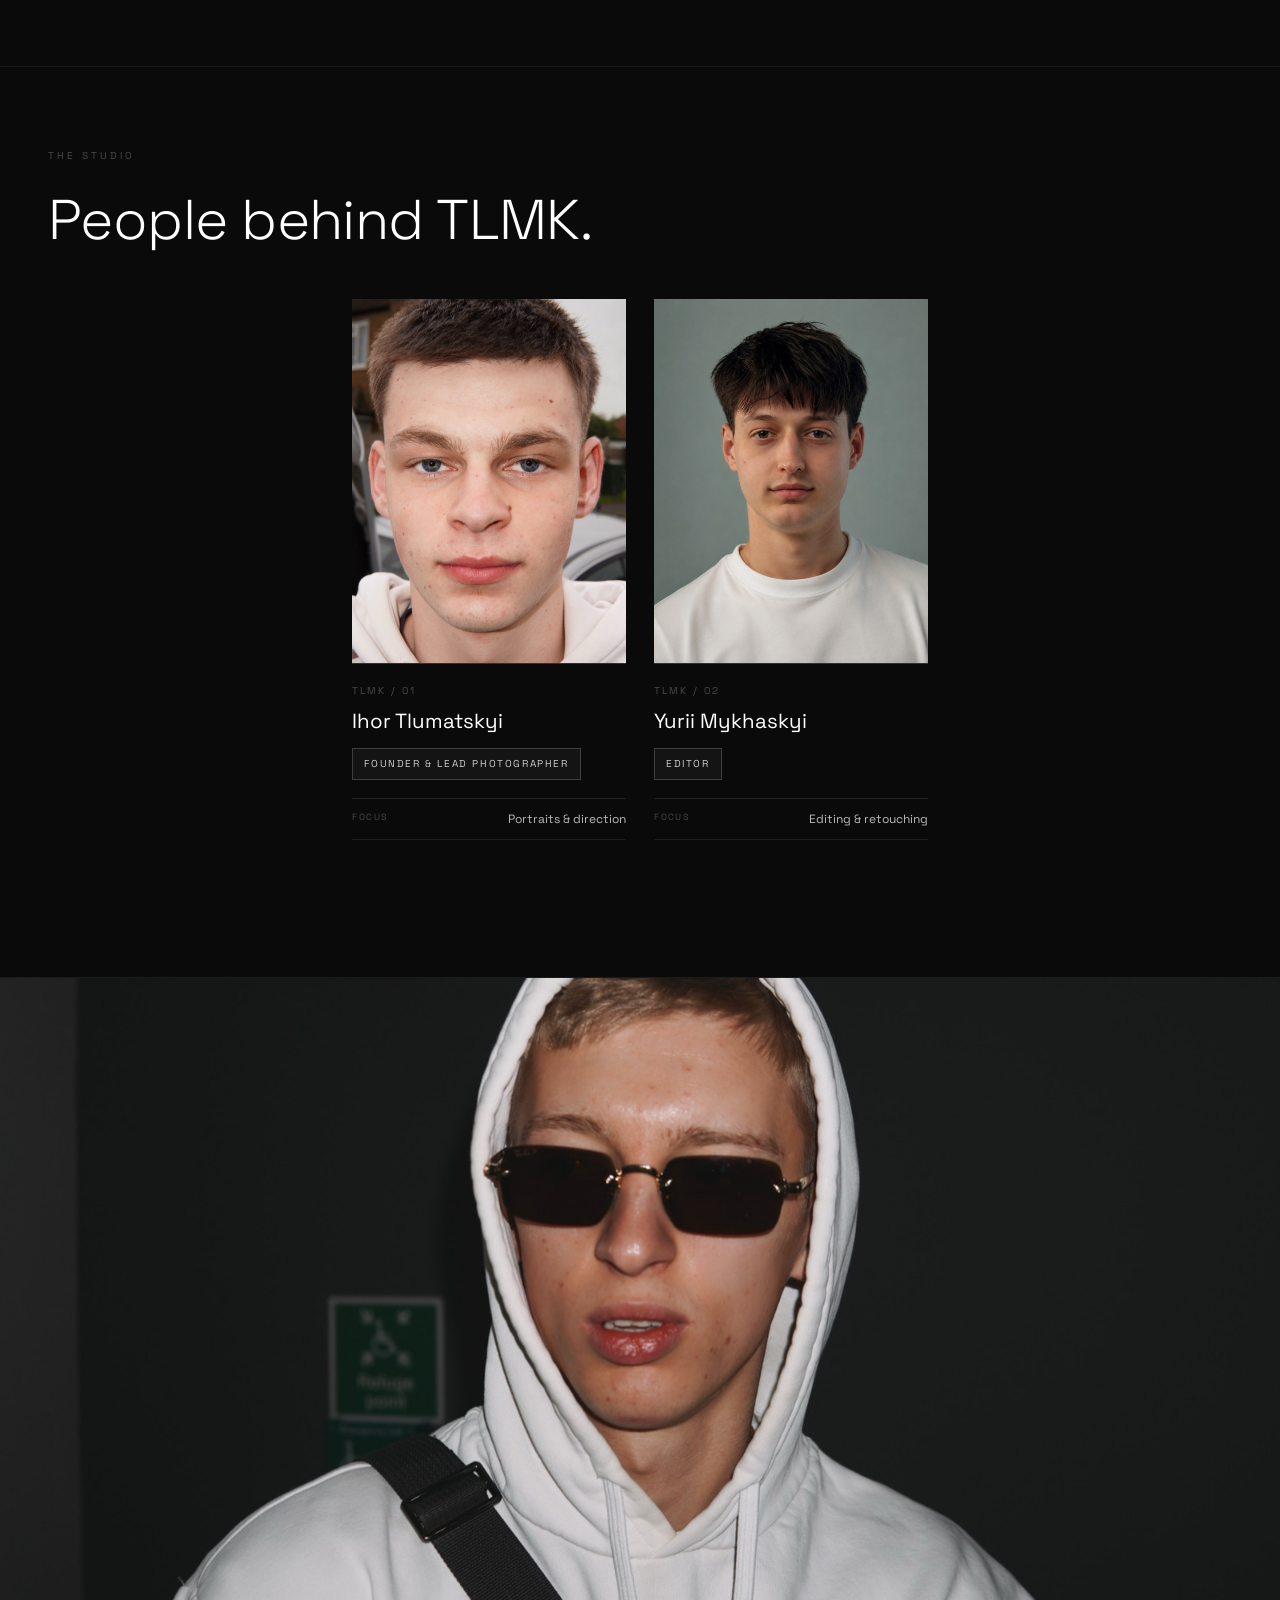
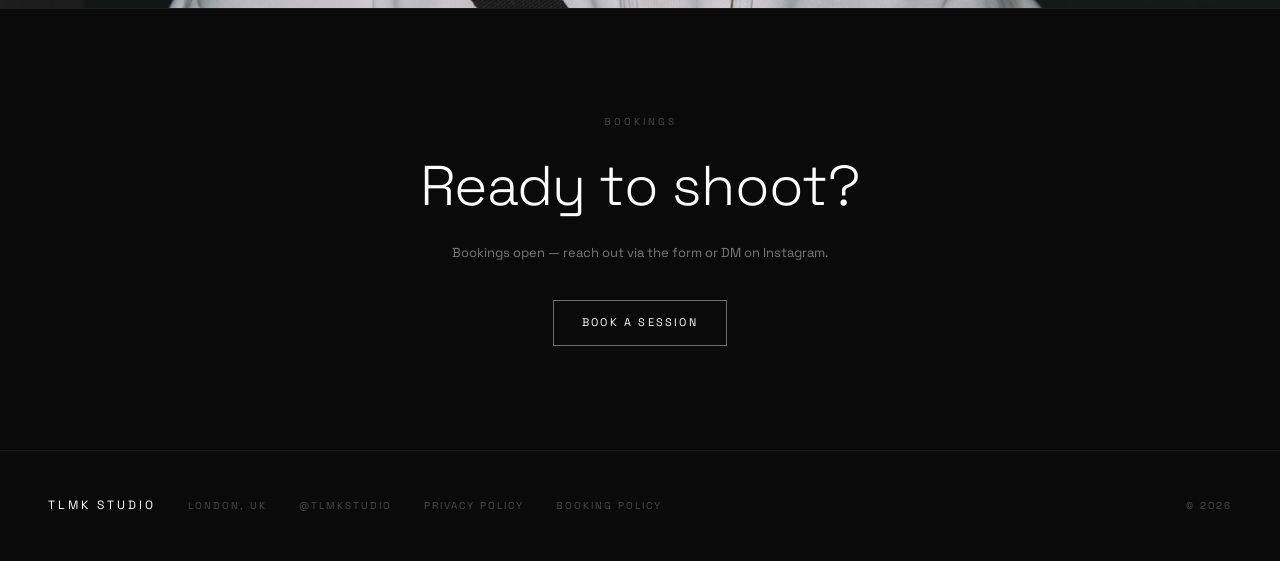
<file: about.html>
<!DOCTYPE html>
<html lang="en">
<head>
  <meta charset="UTF-8">
  <meta name="viewport" content="width=device-width, initial-scale=1.0">
  <link rel="icon" href="favicon.svg" type="image/svg+xml">
  <link rel="icon" href="favicon.ico" sizes="any">
  <link rel="apple-touch-icon" href="apple-touch-icon.png">
  <meta name="theme-color" content="#0A0A0A">
  <title>About — TLMK Studio</title>
  <meta name="description" content="About TLMK Studio — a friendly, professional photography studio in London creating clean portraits, editorial images, and budget-friendly shoots with care.">
  <meta name="robots" content="index, follow">
  <link rel="canonical" href="https://www.tlmkstudio.co.uk/about.html">
  <meta property="og:type" content="website">
  <meta property="og:title" content="About — TLMK Studio">
  <meta property="og:description" content="About TLMK Studio — a friendly, professional photography studio in London creating clean portraits, editorial images, and budget-friendly shoots with care.">
  <meta property="og:url" content="https://www.tlmkstudio.co.uk/about.html">
  <meta property="og:image" content="https://www.tlmkstudio.co.uk/images/DSC00939.jpg">
  <meta name="twitter:card" content="summary_large_image">
  <meta name="twitter:title" content="About — TLMK Studio">
  <meta name="twitter:description" content="About TLMK Studio — a friendly, professional photography studio in London creating clean portraits, editorial images, and budget-friendly shoots with care.">
  <meta name="twitter:image" content="https://www.tlmkstudio.co.uk/images/DSC00939.jpg">
  <link rel="preconnect" href="https://fonts.googleapis.com">
  <link rel="preconnect" href="https://fonts.gstatic.com" crossorigin>
  <link href="https://fonts.googleapis.com/css2?family=Space+Grotesk:wght@300;400;500;700&display=swap" rel="stylesheet">
  <link rel="stylesheet" href="css/style.css">
</head>
<body>

  <!-- ============================ NAV ============================ -->
  <header class="nav">
    <a href="index.html" class="nav__logo">TLMK Studio</a>
    <nav class="nav__links" id="nav-menu">
      <a href="portfolio.html">Portfolio</a>
      <a href="about.html">About</a>
      <a href="index.html#contact">Contact</a>
    </nav>
    <button class="nav__toggle" aria-label="Menu" aria-expanded="false" aria-controls="nav-menu">
      <span></span><span></span>
    </button>
  </header>

  <!-- ============================ HERO ============================ -->
  <section class="hero hero--about">
    <div class="hero__image hero__image--video">
      <video class="hero__video" autoplay loop muted playsinline preload="metadata" poster="images/about-main-web.jpg" aria-label="TLMK Studio portrait photography">
        <source src="videos/about-hero-short.mp4" type="video/mp4">
      </video>
      <img width="800" height="1200" decoding="async" class="hero__poster" src="images/about-main-web.jpg" alt="TLMK Studio photography workspace with camera, editing laptop, studio light, and printed portraits">
    </div>
    <div class="hero__content">
      <p class="eyebrow">About</p>
      <h1 class="hero__title">TLMK Studio</h1>
    </div>
  </section>

  <!-- ============================= BIO ============================= -->
  <section class="intro">
    <div class="intro__portrait">
      <img width="800" height="1200" src="images/about-main-web.jpg" loading="lazy" decoding="async" alt="TLMK Studio photography workspace with camera, editing laptop, studio light, and printed portraits">
    </div>
    <div class="intro__text">
      <p class="eyebrow">About TLMK Studio</p>
      <blockquote class="intro__quote">
        Friendly, professional photography made for real people and real memories.
      </blockquote>
      <p class="body">
        TLMK Studio is a small London-based photography studio creating clean,
        cinematic images for individuals, brands, and personal stories. We keep
        shoots calm, friendly, and professional,
        so people feel comfortable in front of the camera and leave with photos
        that feel natural, polished, and worth keeping.
      </p>
      <p class="body">
        Our philosophy is simple: professional photography should feel personal,
        honest, and accessible. We focus on strong light, careful composition,
        and clear direction, offering polished images at a budget-conscious level
        without making the experience feel rushed or generic.
      </p>
      <ul class="intro__list">
        <li>— Professional portraits</li>
        <li>— Budget-friendly shoots</li>
        <li>— Editorial direction</li>
        <li>— Brand and personal stories</li>
      </ul>
    </div>
  </section>

  <!-- ============================ STATS ============================ -->
  <section class="stats">
    <div class="stats__item">
      <span class="stats__value">Cinematic</span>
      <span class="stats__label">Photography</span>
    </div>
    <div class="stats__item">
      <span class="stats__value">London</span>
      <span class="stats__label">United Kingdom</span>
    </div>
    <div class="stats__item">
      <span class="stats__value">Friendly</span>
      <span class="stats__label">&amp; Professional</span>
    </div>
  </section>

  <!-- ============================ TEAM ============================ -->
  <section class="team">
    <header class="team__head">
      <p class="eyebrow">The studio</p>
      <h2 class="display">People behind TLMK.</h2>
    </header>

    <div class="team__grid" aria-label="TLMK Studio team">
      <figure class="team__member" data-role="Founder &amp; lead photographer" data-focus="Portraits &amp; direction">
        <div class="team__portrait">
          <img width="999" height="1500" decoding="async" src="images/ihor.jpg" loading="lazy" alt="Ihor Tlumatskyi — founder and lead photographer, TLMK Studio">
        </div>
        <figcaption class="team__info">
          <span class="team__num">TLMK / 01</span>
          <h3 class="team__name">Ihor Tlumatskyi</h3>
          <p class="team__role">Founder &amp; lead photographer</p>
          <dl class="team__details">
            <div>
              <dt>Focus</dt>
              <dd data-team-field="focus">Portraits &amp; direction</dd>
            </div>
          </dl>
        </figcaption>
      </figure>

      <figure class="team__member" data-role="Editor" data-focus="Editing &amp; retouching">
        <div class="team__portrait">
          <img width="576" height="720" src="images/yurii-web.jpg" loading="lazy" decoding="async" alt="Yurii Mykhaskyi — editor, TLMK Studio">
        </div>
        <figcaption class="team__info">
          <span class="team__num">TLMK / 02</span>
          <h3 class="team__name">Yurii Mykhaskyi</h3>
          <p class="team__role">Editor</p>
          <dl class="team__details">
            <div>
              <dt>Focus</dt>
              <dd data-team-field="focus">Editing &amp; retouching</dd>
            </div>
          </dl>
        </figcaption>
      </figure>

    </div>
  </section>

  <!-- ========================= FULL IMAGE ========================= -->
  <section class="feature">
    <img width="1600" height="1066" decoding="async" src="images/DSC00939.jpg" loading="lazy" alt="Portrait of a young man in a white hood and dark sunglasses against a dark background">
  </section>

  <!-- ============================= CTA ============================= -->
  <section class="cta">
    <p class="eyebrow">Bookings</p>
    <h2 class="display">Ready to shoot?</h2>
    <p class="body">Bookings open — reach out via the form or DM on Instagram.</p>
    <a href="index.html#contact" class="btn">Book a session</a>
  </section>

  <!-- ============================ FOOTER ============================ -->
  <footer class="footer">
    <span class="footer__logo">TLMK Studio</span>
    <span class="footer__meta">London, UK</span>
    <a href="https://instagram.com/tlmkstudio" class="footer__meta">@tlmkstudio</a>
    <a href="privacy.html" class="footer__meta footer__legal">Privacy Policy</a>
    <a href="booking-policy.html" class="footer__meta footer__legal">Booking Policy</a>
    <span class="footer__meta">© 2026</span>
  </footer>

  <script src="js/main.js" defer></script>
  <script src="js/tlmk-ambient.js" defer></script>
</body>
</html>
</file>
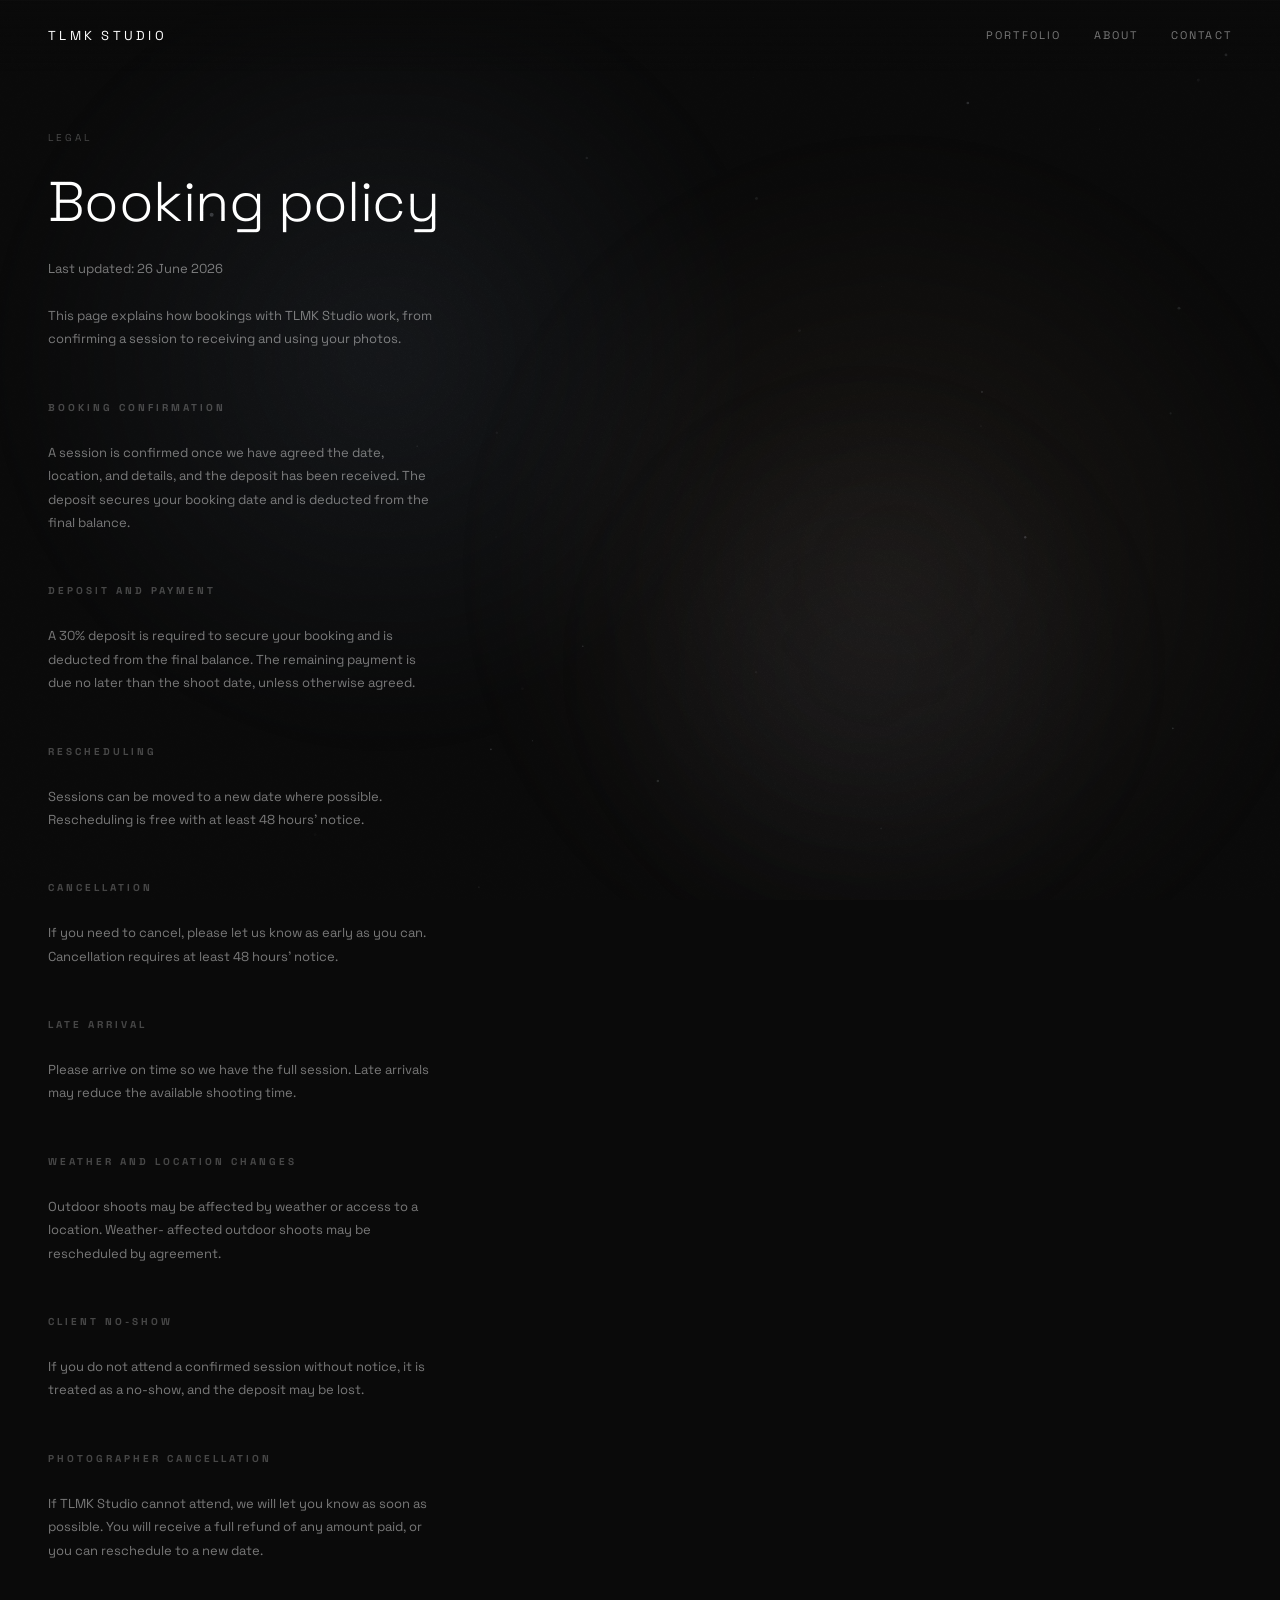
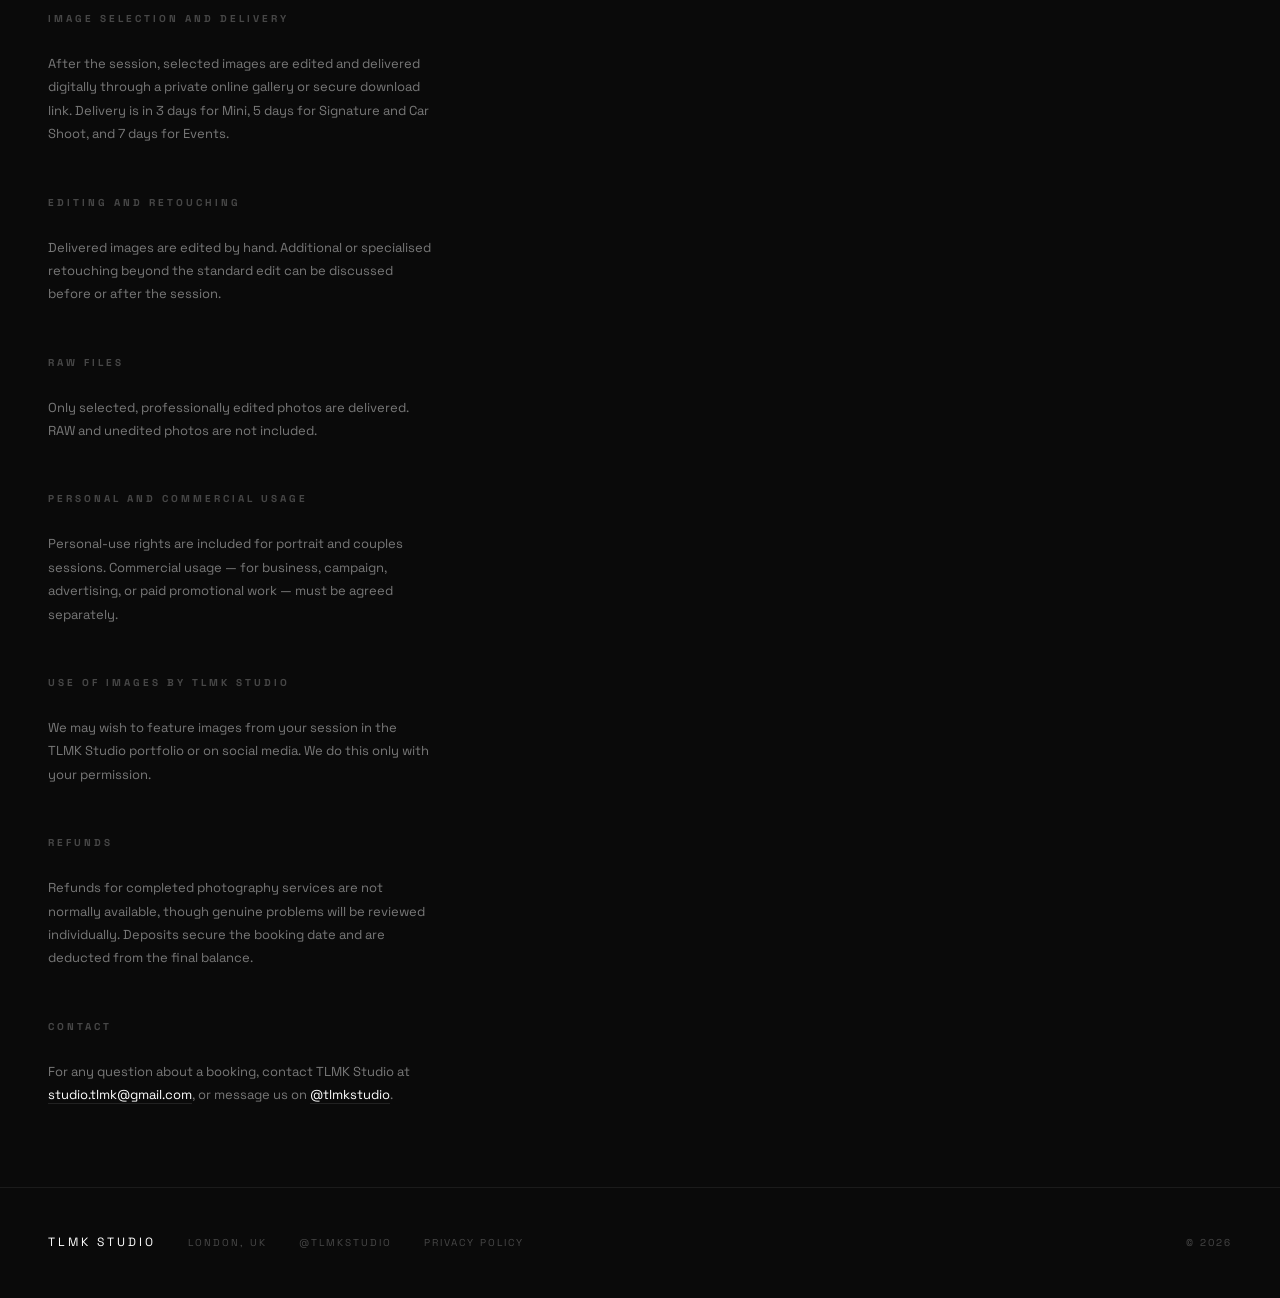
<file: booking-policy.html>
<!DOCTYPE html>
<html lang="en">
<head>
  <meta charset="UTF-8">
  <meta name="viewport" content="width=device-width, initial-scale=1.0">
  <link rel="icon" href="favicon.svg" type="image/svg+xml">
  <link rel="icon" href="favicon.ico" sizes="any">
  <link rel="apple-touch-icon" href="apple-touch-icon.png">
  <meta name="theme-color" content="#0A0A0A">
  <title>Booking policy — TLMK Studio</title>
  <meta name="description" content="Booking policy for TLMK Studio — how bookings, payments, rescheduling, delivery, and image usage are handled.">
  <meta name="robots" content="noindex, follow">
  <link rel="canonical" href="https://www.tlmkstudio.co.uk/booking-policy.html">
  <meta property="og:type" content="website">
  <meta property="og:title" content="Booking policy — TLMK Studio">
  <meta property="og:description" content="Booking policy for TLMK Studio — how bookings, payments, rescheduling, delivery, and image usage are handled.">
  <meta property="og:url" content="https://www.tlmkstudio.co.uk/booking-policy.html">
  <meta property="og:image" content="https://www.tlmkstudio.co.uk/images/DSC00939.jpg">
  <meta name="twitter:card" content="summary_large_image">
  <meta name="twitter:title" content="Booking policy — TLMK Studio">
  <meta name="twitter:description" content="Booking policy for TLMK Studio — how bookings, payments, rescheduling, delivery, and image usage are handled.">
  <meta name="twitter:image" content="https://www.tlmkstudio.co.uk/images/DSC00939.jpg">
  <link rel="preconnect" href="https://fonts.googleapis.com">
  <link rel="preconnect" href="https://fonts.gstatic.com" crossorigin>
  <link href="https://fonts.googleapis.com/css2?family=Space+Grotesk:wght@300;400;500;700&display=swap" rel="stylesheet">
  <link rel="stylesheet" href="css/style.css?v=3">
</head>
<body>

  <!-- ============================ NAV ============================ -->
  <header class="nav">
    <a href="index.html" class="nav__logo">TLMK Studio</a>
    <nav class="nav__links" id="nav-menu">
      <a href="portfolio.html">Portfolio</a>
      <a href="about.html">About</a>
      <a href="index.html#contact">Contact</a>
    </nav>
    <button class="nav__toggle" aria-label="Menu" aria-expanded="false" aria-controls="nav-menu">
      <span></span><span></span>
    </button>
  </header>

  <!-- ======================== BOOKING POLICY ======================== -->
  <section style="padding: calc(var(--pad-y) + 48px) var(--pad-x) var(--pad-y); border-top: 0.5px solid var(--border-section);">
    <div style="max-width: 760px;">
      <p class="eyebrow">Legal</p>
      <h1 class="display">Booking policy</h1>
      <p class="body">Last updated: 26 June 2026</p>
      <p class="body">
        This page explains how bookings with TLMK Studio work, from confirming a
        session to receiving and using your photos.
      </p>

      <h2 class="eyebrow" style="margin-top: 48px;">Booking confirmation</h2>
      <p class="body">
        A session is confirmed once we have agreed the date, location, and details,
        and the deposit has been received. The deposit secures your booking date and
        is deducted from the final balance.
      </p>

      <h2 class="eyebrow" style="margin-top: 48px;">Deposit and payment</h2>
      <p class="body">
        A 30% deposit is required to secure your booking and is deducted from the final
        balance. The remaining payment is due no later than the shoot date, unless
        otherwise agreed.
      </p>

      <h2 class="eyebrow" style="margin-top: 48px;">Rescheduling</h2>
      <p class="body">
        Sessions can be moved to a new date where possible. Rescheduling is free with
        at least 48 hours' notice.
      </p>

      <h2 class="eyebrow" style="margin-top: 48px;">Cancellation</h2>
      <p class="body">
        If you need to cancel, please let us know as early as you can. Cancellation
        requires at least 48 hours' notice.
      </p>

      <h2 class="eyebrow" style="margin-top: 48px;">Late arrival</h2>
      <p class="body">
        Please arrive on time so we have the full session. Late arrivals may reduce
        the available shooting time.
      </p>

      <h2 class="eyebrow" style="margin-top: 48px;">Weather and location changes</h2>
      <p class="body">
        Outdoor shoots may be affected by weather or access to a location. Weather-
        affected outdoor shoots may be rescheduled by agreement.
      </p>

      <h2 class="eyebrow" style="margin-top: 48px;">Client no-show</h2>
      <p class="body">
        If you do not attend a confirmed session without notice, it is treated as a
        no-show, and the deposit may be lost.
      </p>

      <h2 class="eyebrow" style="margin-top: 48px;">Photographer cancellation</h2>
      <p class="body">
        If TLMK Studio cannot attend, we will let you know as soon as possible. You
        will receive a full refund of any amount paid, or you can reschedule to a new
        date.
      </p>

      <h2 class="eyebrow" style="margin-top: 48px;">Image selection and delivery</h2>
      <p class="body">
        After the session, selected images are edited and delivered digitally through
        a private online gallery or secure download link. Delivery is in 3 days for
        Mini, 5 days for Signature and Car Shoot, and 7 days for Events.
      </p>

      <h2 class="eyebrow" style="margin-top: 48px;">Editing and retouching</h2>
      <p class="body">
        Delivered images are edited by hand. Additional or specialised retouching
        beyond the standard edit can be discussed before or after the session.
      </p>

      <h2 class="eyebrow" style="margin-top: 48px;">RAW files</h2>
      <p class="body">
        Only selected, professionally edited photos are delivered. RAW and unedited
        photos are not included.
      </p>

      <h2 class="eyebrow" style="margin-top: 48px;">Personal and commercial usage</h2>
      <p class="body">
        Personal-use rights are included for portrait and couples sessions. Commercial
        usage — for business, campaign, advertising, or paid promotional work — must be
        agreed separately.
      </p>

      <h2 class="eyebrow" style="margin-top: 48px;">Use of images by TLMK Studio</h2>
      <p class="body">
        We may wish to feature images from your session in the TLMK Studio portfolio
        or on social media. We do this only with your permission.
      </p>

      <h2 class="eyebrow" style="margin-top: 48px;">Refunds</h2>
      <p class="body">
        Refunds for completed photography services are not normally available, though
        genuine problems will be reviewed individually. Deposits secure the booking
        date and are deducted from the final balance.
      </p>

      <h2 class="eyebrow" style="margin-top: 48px;">Contact</h2>
      <p class="body">
        For any question about a booking, contact TLMK Studio at
        <a href="mailto:studio.tlmk@gmail.com" style="color: var(--text); border-bottom: 0.5px solid var(--border);">studio.tlmk@gmail.com</a>, or message us on
        <a href="https://instagram.com/tlmkstudio" style="color: var(--text); border-bottom: 0.5px solid var(--border);">@tlmkstudio</a>.
      </p>
    </div>
  </section>

  <!-- ============================ FOOTER ============================ -->
  <footer class="footer">
    <span class="footer__logo">TLMK Studio</span>
    <span class="footer__meta">London, UK</span>
    <a href="https://instagram.com/tlmkstudio" class="footer__meta">@tlmkstudio</a>
    <a href="privacy.html" class="footer__meta footer__legal">Privacy Policy</a>
    <span class="footer__meta">© 2026</span>
  </footer>

  <script src="js/main.js" defer></script>
  <script src="js/tlmk-ambient.js" defer></script>
</body>
</html>
</file>
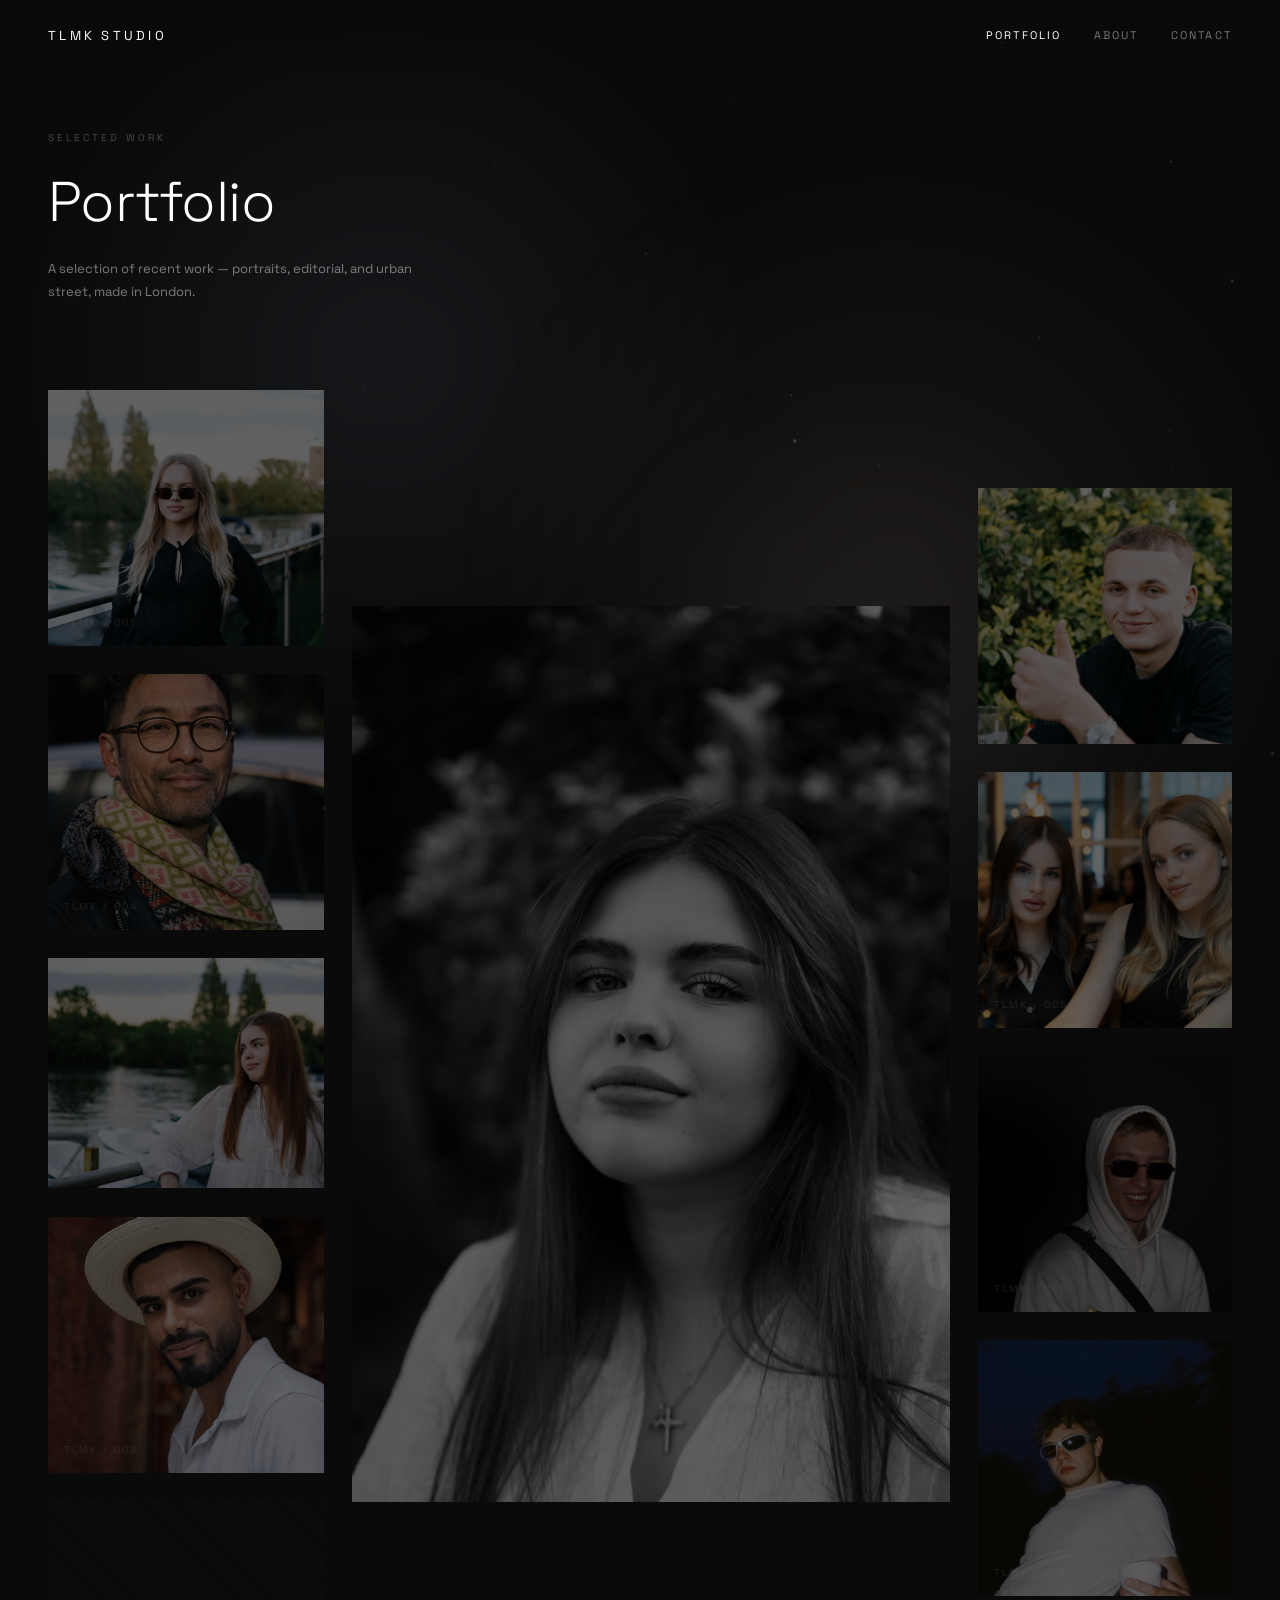
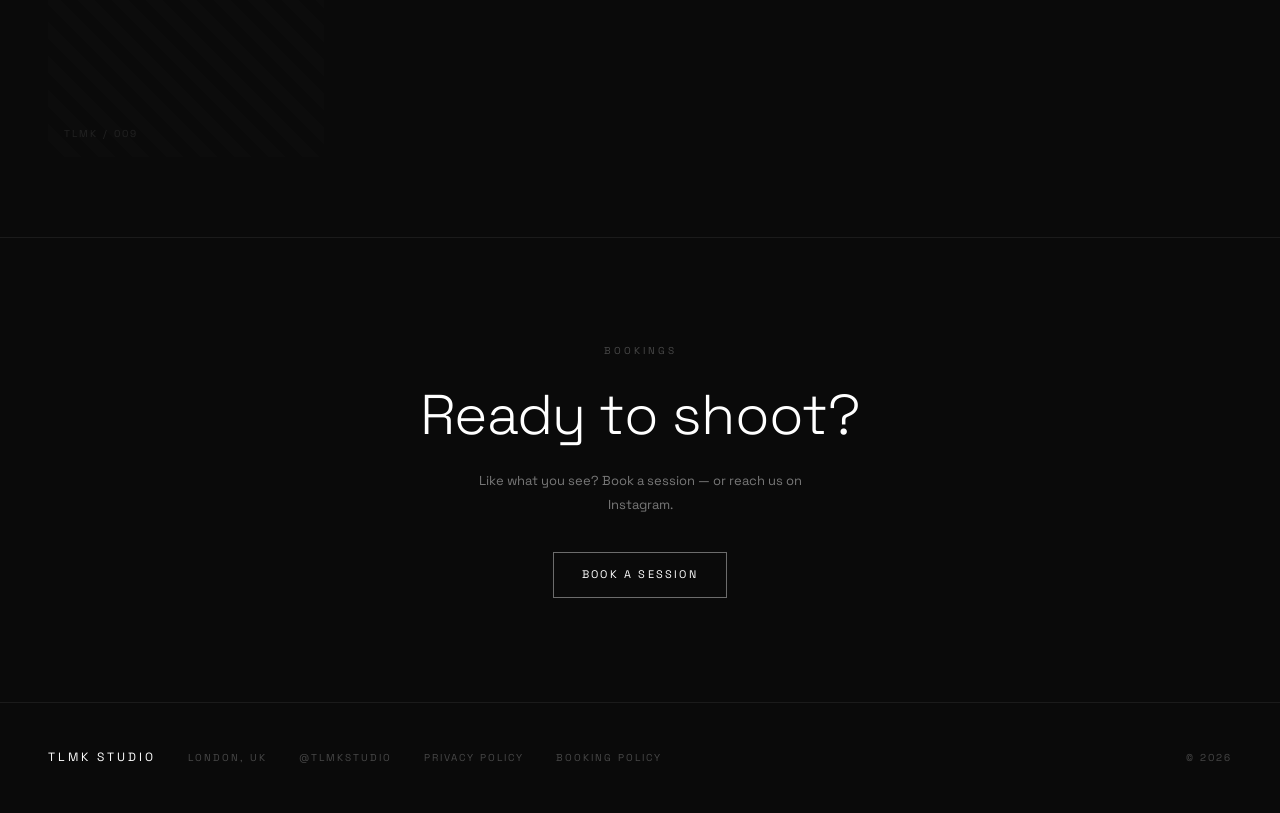
<file: portfolio.html>
<!DOCTYPE html>
<html lang="en">
<head>
  <meta charset="UTF-8">
  <meta name="viewport" content="width=device-width, initial-scale=1.0">
  <link rel="icon" href="favicon.svg" type="image/svg+xml">
  <link rel="icon" href="favicon.ico" sizes="any">
  <link rel="apple-touch-icon" href="apple-touch-icon.png">
  <meta name="theme-color" content="#0A0A0A">
  <title>Portfolio — TLMK Studio</title>
  <meta name="description" content="Selected work from TLMK Studio — modern cinematic portraits, editorial, and urban street photography in London.">
  <meta name="robots" content="index, follow">
  <link rel="canonical" href="https://www.tlmkstudio.co.uk/portfolio.html">
  <meta property="og:type" content="website">
  <meta property="og:title" content="Portfolio — TLMK Studio">
  <meta property="og:description" content="Selected work from TLMK Studio — modern cinematic portraits, editorial, and urban street photography in London.">
  <meta property="og:url" content="https://www.tlmkstudio.co.uk/portfolio.html">
  <meta property="og:image" content="https://www.tlmkstudio.co.uk/images/DSC00939.jpg">
  <meta name="twitter:card" content="summary_large_image">
  <meta name="twitter:title" content="Portfolio — TLMK Studio">
  <meta name="twitter:description" content="Selected work from TLMK Studio — modern cinematic portraits, editorial, and urban street photography in London.">
  <meta name="twitter:image" content="https://www.tlmkstudio.co.uk/images/DSC00939.jpg">
  <link rel="preconnect" href="https://fonts.googleapis.com">
  <link rel="preconnect" href="https://fonts.gstatic.com" crossorigin>
  <link href="https://fonts.googleapis.com/css2?family=Space+Grotesk:wght@300;400;500;700&display=swap" rel="stylesheet">
  <link rel="stylesheet" href="css/style.css?v=3">
</head>
<body>

  <!-- ============================ NAV ============================ -->
  <header class="nav">
    <a href="index.html" class="nav__logo">TLMK Studio</a>
    <nav class="nav__links" id="nav-menu">
      <a href="portfolio.html" aria-current="page">Portfolio</a>
      <a href="about.html">About</a>
      <a href="index.html#contact">Contact</a>
    </nav>
    <button class="nav__toggle" aria-label="Menu" aria-expanded="false" aria-controls="nav-menu">
      <span></span><span></span>
    </button>
  </header>

  <!-- ========================== PORTFOLIO ========================== -->
  <section class="gallery" id="portfolio" style="padding-top: calc(var(--pad-y) + 48px);">
    <header class="gallery__head">
      <p class="eyebrow">Selected work</p>
      <h1 class="display">Portfolio</h1>
      <p class="body">A selection of recent work — portraits, editorial, and urban street, made in London.</p>
    </header>

    <div class="gallery__grid">
      <div class="gallery__stack gallery__stack--left">
        <figure class="gallery__item gallery__item--small">
          <div class="ph"><img width="1066" height="1600" decoding="async" src="images/DSC01045.jpg" loading="lazy" alt="Portrait of a blonde woman in black wearing sunglasses by the river"></div>
          <figcaption class="gallery__overlay"><span>View</span></figcaption>
          <span class="gallery__num">TLMK / 001</span>
        </figure>
        <figure class="gallery__item gallery__item--small">
          <div class="ph"><img width="1066" height="1600" decoding="async" src="images/DSC00511.jpg" loading="lazy" alt="Portrait of a man in glasses and a patterned scarf beside a car"></div>
          <figcaption class="gallery__overlay"><span>View</span></figcaption>
          <span class="gallery__num">TLMK / 004</span>
        </figure>
        <figure class="gallery__item gallery__item--landscape">
          <div class="ph"><img width="1600" height="1066" decoding="async" src="images/DSC01070.jpg" loading="lazy" alt="Red-haired woman in a white shirt looking out over the river"></div>
          <figcaption class="gallery__overlay"><span>View</span></figcaption>
          <span class="gallery__num">TLMK / 007</span>
        </figure>
        <figure class="gallery__item gallery__item--small">
          <div class="ph"><img width="1066" height="1600" decoding="async" src="images/DSC01098.jpg" loading="lazy" alt="Portrait of a man in a straw hat and white polo shirt"></div>
          <figcaption class="gallery__overlay"><span>View</span></figcaption>
          <span class="gallery__num">TLMK / 008</span>
        </figure>
        <figure class="gallery__item gallery__item--small">
          <div class="ph"><img width="1066" height="1600" decoding="async" src="images/DSC01053.jpg" loading="lazy" alt="Portrait of a blonde woman in a black dress by the river at dusk"></div>
          <figcaption class="gallery__overlay"><span>View</span></figcaption>
          <span class="gallery__num">TLMK / 009</span>
        </figure>
      </div>

      <figure class="gallery__item gallery__item--feature">
        <div class="gallery__feature-media"><img width="1066" height="1600" decoding="async" src="images/DSC01033.jpg" loading="lazy" alt="Black and white portrait of a young woman"></div>
        <figcaption class="gallery__overlay"><span>View</span></figcaption>
        <span class="gallery__num">TLMK / 003</span>
      </figure>

      <div class="gallery__stack gallery__stack--right">
        <figure class="gallery__item gallery__item--small">
          <div class="ph"><img width="1600" height="1066" decoding="async" src="images/DSC01026.jpg" loading="lazy" alt="Portrait of a smiling young man in front of green hedges"></div>
          <figcaption class="gallery__overlay"><span>View</span></figcaption>
          <span class="gallery__num">TLMK / 002</span>
        </figure>
        <figure class="gallery__item gallery__item--wide">
          <div class="ph"><img width="1600" height="1066" decoding="async" src="images/DSC08392.jpg" loading="lazy" alt="Two women in black dresses at a softly lit café"></div>
          <figcaption class="gallery__overlay"><span>View</span></figcaption>
          <span class="gallery__num">TLMK / 005</span>
        </figure>
        <figure class="gallery__item gallery__item--small">
          <div class="ph"><img width="1600" height="1066" decoding="async" src="images/DSC00940.jpg" loading="lazy" alt="Portrait of a smiling young man in a white hood and sunglasses"></div>
          <figcaption class="gallery__overlay"><span>View</span></figcaption>
          <span class="gallery__num">TLMK / 006</span>
        </figure>
        <figure class="gallery__item gallery__item--small">
          <div class="ph"><img width="1066" height="1600" decoding="async" src="images/DSC00521.jpg" loading="lazy" alt="Portrait of a man in white sunglasses outdoors at blue hour"></div>
          <figcaption class="gallery__overlay"><span>View</span></figcaption>
          <span class="gallery__num">TLMK / 010</span>
        </figure>
      </div>
    </div>
  </section>

  <!-- ============================= CTA ============================= -->
  <section class="cta">
    <p class="eyebrow">Bookings</p>
    <h2 class="display">Ready to shoot?</h2>
    <p class="body">Like what you see? Book a session — or reach us on Instagram.</p>
    <a href="index.html#contact" class="btn">Book a session</a>
  </section>

  <!-- ============================ FOOTER ============================ -->
  <footer class="footer">
    <span class="footer__logo">TLMK Studio</span>
    <span class="footer__meta">London, UK</span>
    <a href="https://instagram.com/tlmkstudio" class="footer__meta">@tlmkstudio</a>
    <a href="privacy.html" class="footer__meta footer__legal">Privacy Policy</a>
    <a href="booking-policy.html" class="footer__meta footer__legal">Booking Policy</a>
    <span class="footer__meta">© 2026</span>
  </footer>

  <script src="js/main.js" defer></script>
  <script src="js/tlmk-ambient.js" defer></script>
</body>
</html>
</file>
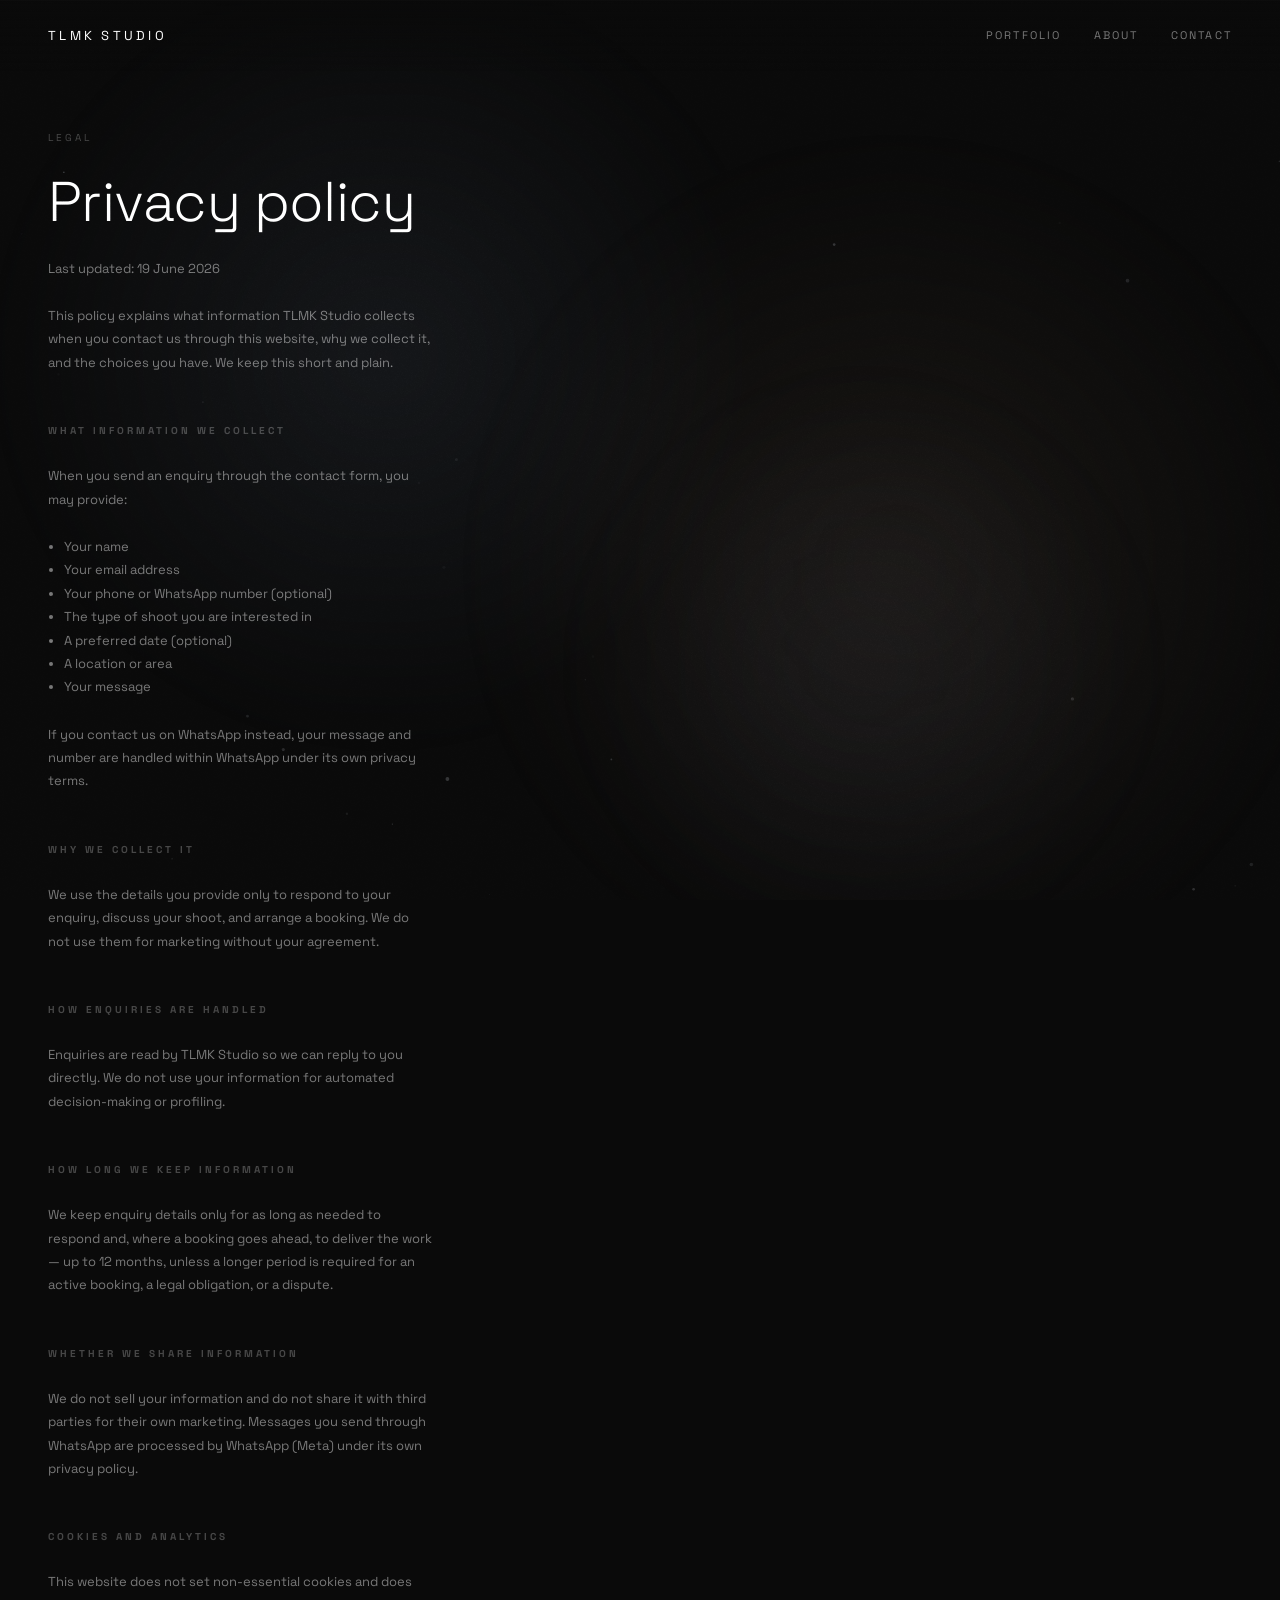
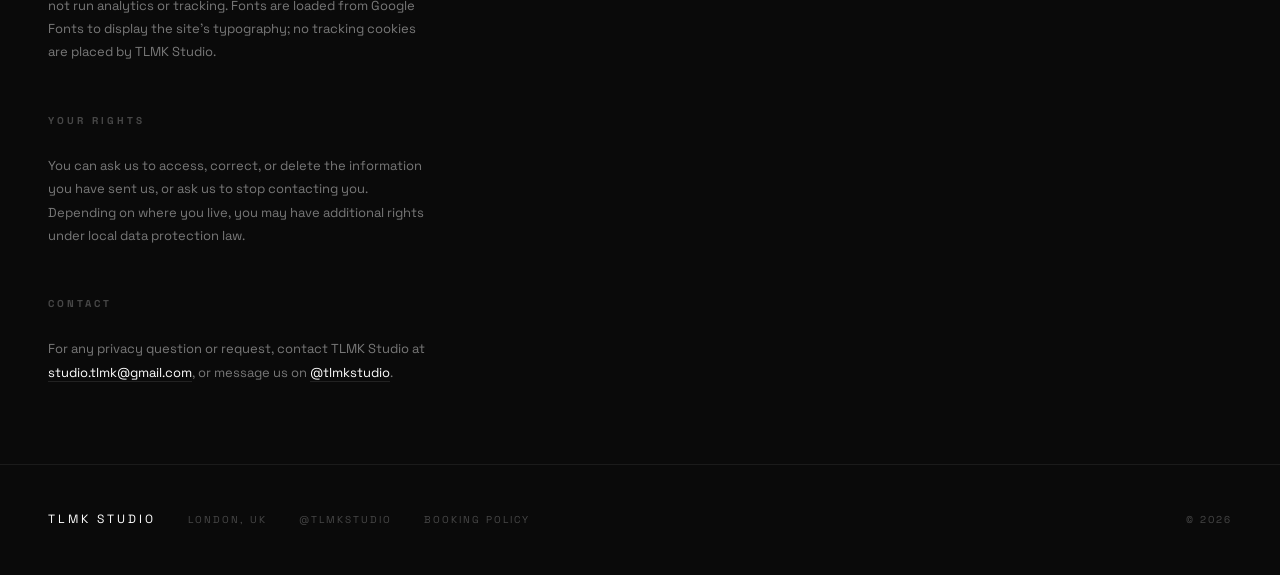
<file: privacy.html>
<!DOCTYPE html>
<html lang="en">
<head>
  <meta charset="UTF-8">
  <meta name="viewport" content="width=device-width, initial-scale=1.0">
  <link rel="icon" href="favicon.svg" type="image/svg+xml">
  <link rel="icon" href="favicon.ico" sizes="any">
  <link rel="apple-touch-icon" href="apple-touch-icon.png">
  <meta name="theme-color" content="#0A0A0A">
  <title>Privacy policy — TLMK Studio</title>
  <meta name="description" content="Privacy policy for TLMK Studio — what information the enquiry form collects, how it is used, and your rights.">
  <meta name="robots" content="noindex, follow">
  <link rel="canonical" href="https://www.tlmkstudio.co.uk/privacy.html">
  <meta property="og:type" content="website">
  <meta property="og:title" content="Privacy policy — TLMK Studio">
  <meta property="og:description" content="Privacy policy for TLMK Studio — what information the enquiry form collects, how it is used, and your rights.">
  <meta property="og:url" content="https://www.tlmkstudio.co.uk/privacy.html">
  <meta property="og:image" content="https://www.tlmkstudio.co.uk/images/DSC00939.jpg">
  <meta name="twitter:card" content="summary_large_image">
  <meta name="twitter:title" content="Privacy policy — TLMK Studio">
  <meta name="twitter:description" content="Privacy policy for TLMK Studio — what information the enquiry form collects, how it is used, and your rights.">
  <meta name="twitter:image" content="https://www.tlmkstudio.co.uk/images/DSC00939.jpg">
  <link rel="preconnect" href="https://fonts.googleapis.com">
  <link rel="preconnect" href="https://fonts.gstatic.com" crossorigin>
  <link href="https://fonts.googleapis.com/css2?family=Space+Grotesk:wght@300;400;500;700&display=swap" rel="stylesheet">
  <link rel="stylesheet" href="css/style.css?v=3">
</head>
<body>

  <!-- ============================ NAV ============================ -->
  <header class="nav">
    <a href="index.html" class="nav__logo">TLMK Studio</a>
    <nav class="nav__links" id="nav-menu">
      <a href="portfolio.html">Portfolio</a>
      <a href="about.html">About</a>
      <a href="index.html#contact">Contact</a>
    </nav>
    <button class="nav__toggle" aria-label="Menu" aria-expanded="false" aria-controls="nav-menu">
      <span></span><span></span>
    </button>
  </header>

  <!-- =========================== PRIVACY =========================== -->
  <section style="padding: calc(var(--pad-y) + 48px) var(--pad-x) var(--pad-y); border-top: 0.5px solid var(--border-section);">
    <div style="max-width: 760px;">
      <p class="eyebrow">Legal</p>
      <h1 class="display">Privacy policy</h1>
      <p class="body">Last updated: 19 June 2026</p>
      <p class="body">
        This policy explains what information TLMK Studio collects when you contact
        us through this website, why we collect it, and the choices you have. We keep
        this short and plain.
      </p>

      <h2 class="eyebrow" style="margin-top: 48px;">What information we collect</h2>
      <p class="body">When you send an enquiry through the contact form, you may provide:</p>
      <ul class="body" style="padding-left: 1.2em;">
        <li>Your name</li>
        <li>Your email address</li>
        <li>Your phone or WhatsApp number (optional)</li>
        <li>The type of shoot you are interested in</li>
        <li>A preferred date (optional)</li>
        <li>A location or area</li>
        <li>Your message</li>
      </ul>
      <p class="body">
        If you contact us on WhatsApp instead, your message and number are handled
        within WhatsApp under its own privacy terms.
      </p>

      <h2 class="eyebrow" style="margin-top: 48px;">Why we collect it</h2>
      <p class="body">
        We use the details you provide only to respond to your enquiry, discuss your
        shoot, and arrange a booking. We do not use them for marketing without your
        agreement.
      </p>

      <h2 class="eyebrow" style="margin-top: 48px;">How enquiries are handled</h2>
      <p class="body">
        Enquiries are read by TLMK Studio so we can reply to you directly. We do not
        use your information for automated decision-making or profiling.
      </p>

      <h2 class="eyebrow" style="margin-top: 48px;">How long we keep information</h2>
      <p class="body">
        We keep enquiry details only for as long as needed to respond and, where a
        booking goes ahead, to deliver the work — up to 12 months, unless a longer
        period is required for an active booking, a legal obligation, or a dispute.
      </p>

      <h2 class="eyebrow" style="margin-top: 48px;">Whether we share information</h2>
      <p class="body">
        We do not sell your information and do not share it with third parties for
        their own marketing. Messages you send through WhatsApp are processed by
        WhatsApp (Meta) under its own privacy policy.
      </p>

      <h2 class="eyebrow" style="margin-top: 48px;">Cookies and analytics</h2>
      <p class="body">
        This website does not set non-essential cookies and does not run analytics
        or tracking. Fonts are loaded from Google Fonts to display the site's
        typography; no tracking cookies are placed by TLMK Studio.
      </p>

      <h2 class="eyebrow" style="margin-top: 48px;">Your rights</h2>
      <p class="body">
        You can ask us to access, correct, or delete the information you have sent us,
        or ask us to stop contacting you. Depending on where you live, you may have
        additional rights under local data protection law.
      </p>

      <h2 class="eyebrow" style="margin-top: 48px;">Contact</h2>
      <p class="body">
        For any privacy question or request, contact TLMK Studio at
        <a href="mailto:studio.tlmk@gmail.com" style="color: var(--text); border-bottom: 0.5px solid var(--border);">studio.tlmk@gmail.com</a>, or message us on
        <a href="https://instagram.com/tlmkstudio" style="color: var(--text); border-bottom: 0.5px solid var(--border);">@tlmkstudio</a>.
      </p>
    </div>
  </section>

  <!-- ============================ FOOTER ============================ -->
  <footer class="footer">
    <span class="footer__logo">TLMK Studio</span>
    <span class="footer__meta">London, UK</span>
    <a href="https://instagram.com/tlmkstudio" class="footer__meta">@tlmkstudio</a>
    <a href="booking-policy.html" class="footer__meta footer__legal">Booking Policy</a>
    <span class="footer__meta">© 2026</span>
  </footer>

  <script src="js/main.js" defer></script>
  <script src="js/tlmk-ambient.js" defer></script>
</body>
</html>
</file>
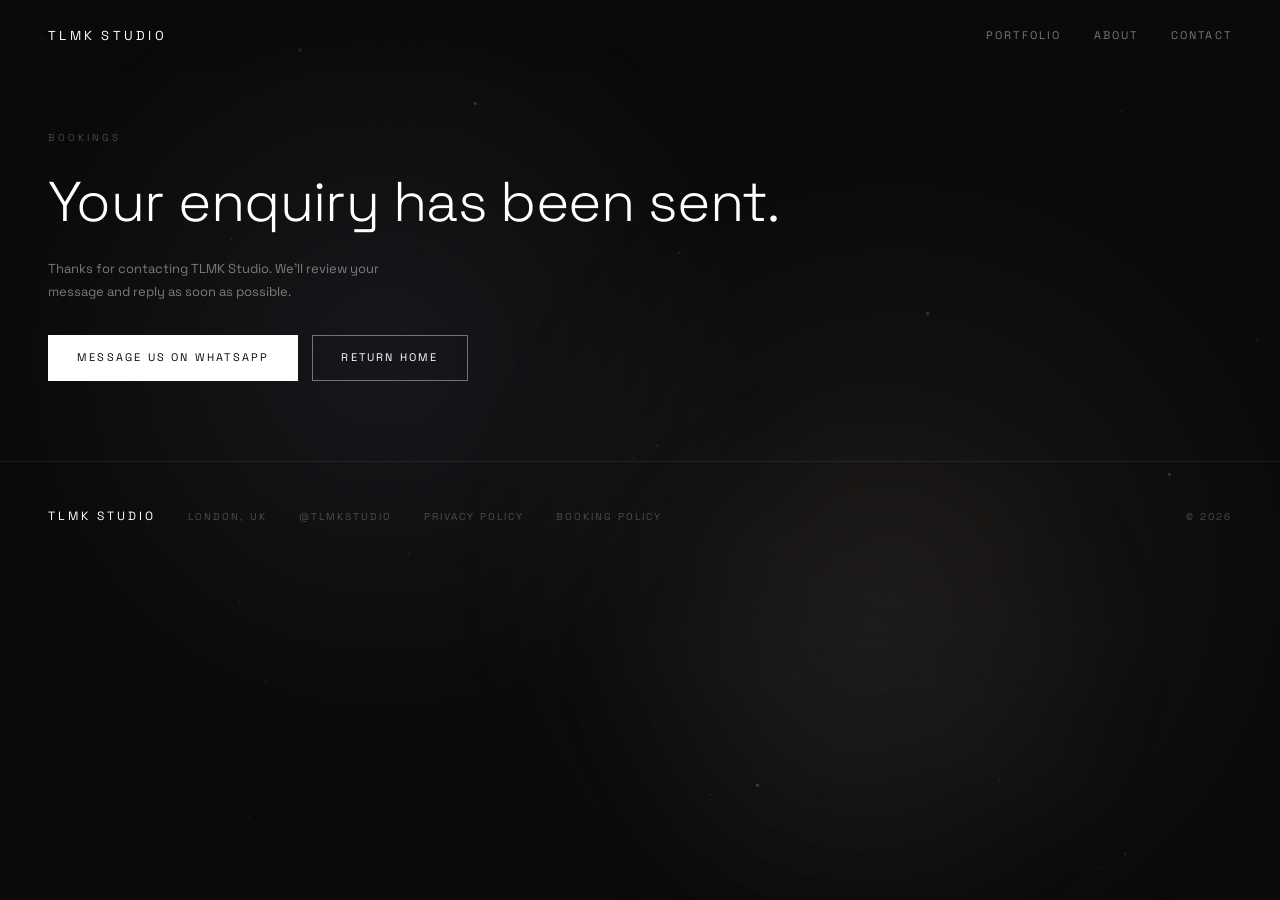
<file: thank-you.html>
<!DOCTYPE html>
<html lang="en">
<head>
  <meta charset="UTF-8">
  <meta name="viewport" content="width=device-width, initial-scale=1.0">
  <link rel="icon" href="favicon.svg" type="image/svg+xml">
  <link rel="icon" href="favicon.ico" sizes="any">
  <link rel="apple-touch-icon" href="apple-touch-icon.png">
  <meta name="theme-color" content="#0A0A0A">
  <title>Enquiry Sent | TLMK Studio</title>
  <meta name="description" content="Your enquiry has been sent to TLMK Studio. We'll review your message and reply as soon as possible.">
  <meta name="robots" content="noindex, nofollow">
  <link rel="canonical" href="https://www.tlmkstudio.co.uk/thank-you.html">
  <link rel="preconnect" href="https://fonts.googleapis.com">
  <link rel="preconnect" href="https://fonts.gstatic.com" crossorigin>
  <link href="https://fonts.googleapis.com/css2?family=Space+Grotesk:wght@300;400;500;700&display=swap" rel="stylesheet">
  <link rel="stylesheet" href="css/style.css?v=3">
</head>
<body>

  <!-- ============================ NAV ============================ -->
  <header class="nav">
    <a href="index.html" class="nav__logo">TLMK Studio</a>
    <nav class="nav__links" id="nav-menu">
      <a href="portfolio.html">Portfolio</a>
      <a href="about.html">About</a>
      <a href="index.html#contact">Contact</a>
    </nav>
    <button class="nav__toggle" aria-label="Menu" aria-expanded="false" aria-controls="nav-menu">
      <span></span><span></span>
    </button>
  </header>

  <!-- ========================= THANK YOU ========================= -->
  <section style="padding: calc(var(--pad-y) + 48px) var(--pad-x) var(--pad-y); border-top: 0.5px solid var(--border-section);">
    <div style="max-width: 760px;">
      <p class="eyebrow">Bookings</p>
      <h1 class="display">Your enquiry has been sent.</h1>
      <p class="body">
        Thanks for contacting TLMK Studio. We'll review your message and reply as
        soon as possible.
      </p>
      <div class="hero__cta" style="margin-top: 32px;">
        <a href="https://wa.me/447716308905" class="btn btn--primary" target="_blank" rel="noopener" aria-label="Message TLMK Studio on WhatsApp">Message us on WhatsApp</a>
        <a href="/" class="btn">Return home</a>
      </div>
    </div>
  </section>

  <!-- ============================ FOOTER ============================ -->
  <footer class="footer">
    <span class="footer__logo">TLMK Studio</span>
    <span class="footer__meta">London, UK</span>
    <a href="https://instagram.com/tlmkstudio" class="footer__meta">@tlmkstudio</a>
    <a href="privacy.html" class="footer__meta footer__legal">Privacy Policy</a>
    <a href="booking-policy.html" class="footer__meta footer__legal">Booking Policy</a>
    <span class="footer__meta">© 2026</span>
  </footer>

  <script src="js/main.js" defer></script>
  <script src="js/tlmk-ambient.js" defer></script>
</body>
</html>
</file>
<file: css/style.css>
/* =====================================================================
   TLMK Studio — style.css
   Dark, minimal, editorial. The photography is the only colour.
   ===================================================================== */

/* ---------------------------------------------------------------------
   1. Variables
   --------------------------------------------------------------------- */
:root {
  --bg:        #0A0A0A;
  --text:      #FFFFFF;
  --muted:     rgba(255,255,255,0.45);
  --faint:     rgba(255,255,255,0.25);
  --border:    rgba(255,255,255,0.1);
  --border-section: rgba(255,255,255,0.07);
  --hover-bg:  rgba(255,255,255,0.08);

  --pad-y: 80px;
  --pad-x: 48px;
}

/* ---------------------------------------------------------------------
   2. Reset / base
   --------------------------------------------------------------------- */
*,
*::before,
*::after { box-sizing: border-box; margin: 0; padding: 0; }

html { scroll-behavior: smooth; }

body {
  background: var(--bg);
  color: var(--text);
  font-family: "Space Grotesk", "Helvetica Neue", Helvetica, Arial, sans-serif;
  font-weight: 400;
  font-size: 13px;
  line-height: 1.8;
  -webkit-font-smoothing: antialiased;
  text-rendering: optimizeLegibility;
}

a { color: inherit; text-decoration: none; }

img { display: block; max-width: 100%; }

/* ---------------------------------------------------------------------
   3. Shared typography
   --------------------------------------------------------------------- */
.eyebrow {
  font-size: 10px;
  text-transform: uppercase;
  letter-spacing: 0.3em;
  color: var(--faint);
  margin-bottom: 24px;
}

.display {
  font-size: clamp(32px, 5vw, 56px);
  font-weight: 300;
  letter-spacing: -0.01em;
  line-height: 1.1;
}

.body {
  font-size: 13px;
  line-height: 1.8;
  color: var(--muted);
  max-width: 48ch;
  margin-top: 24px;
}

/* ---------------------------------------------------------------------
   4. Placeholder images
   --------------------------------------------------------------------- */
.ph {
  width: 100%;
  height: 100%;
  background:
    repeating-linear-gradient(
      45deg,
      rgba(255,255,255,0.02),
      rgba(255,255,255,0.02) 12px,
      rgba(255,255,255,0.04) 12px,
      rgba(255,255,255,0.04) 24px);
  background-color: #141414;
  overflow: hidden;
}

/* Real images fill the placeholder box */
.ph img {
  width: 100%;
  height: 100%;
  object-fit: cover;
}


/* ---------------------------------------------------------------------
   5. Buttons
   --------------------------------------------------------------------- */
.btn {
  display: inline-block;
  padding: 12px 28px;
  border: 0.5px solid rgba(255,255,255,0.4);
  background: transparent;
  color: var(--text);
  font-size: 11px;
  text-transform: uppercase;
  letter-spacing: 0.2em;
  cursor: pointer;
  transition: background 0.3s ease, color 0.3s ease;
}

.btn:hover { background: var(--hover-bg); }

.btn--primary {
  background: #FFFFFF;
  color: #0A0A0A;
  border-color: #FFFFFF;
}

.btn--primary:hover {
  background: rgba(255,255,255,0.85);
}

/* ---------------------------------------------------------------------
   6. Navigation
   --------------------------------------------------------------------- */
.nav {
  position: fixed;
  top: 0; left: 0; right: 0;
  z-index: 100;
  display: flex;
  align-items: center;
  justify-content: space-between;
  padding: 24px var(--pad-x);
  background: linear-gradient(to bottom, rgba(10,10,10,0.85), transparent);
}

.nav__logo {
  font-size: 13px;
  text-transform: uppercase;
  letter-spacing: 0.25em;
}

.nav__links { display: flex; gap: 32px; }

.nav__links a {
  font-size: 11px;
  text-transform: uppercase;
  letter-spacing: 0.2em;
  color: var(--muted);
  transition: color 0.3s ease;
}

.nav__links a:hover,
.nav__links a[aria-current="page"] { color: var(--text); }

.nav__toggle {
  display: none;
  flex-direction: column;
  align-items: flex-end;
  justify-content: center;
  gap: 5px;
  min-width: 44px;
  min-height: 44px;
  background: none;
  border: none;
  cursor: pointer;
}

.nav__toggle span {
  width: 22px;
  height: 1px;
  background: var(--text);
}

/* ---------------------------------------------------------------------
   7. Hero — full-bleed
   --------------------------------------------------------------------- */
.hero {
  position: relative;
  height: 100vh;
  min-height: 560px;
  display: flex;
  align-items: flex-end;
  overflow: hidden;
}

.hero__image {
  position: absolute;
  inset: 0;
  z-index: -1;
  filter: brightness(0.7);
}

.hero__image img {
  width: 100%;
  height: 100%;
  object-fit: cover;
}

/* Ken Burns — imperceptibly slow zoom/pan on the home hero photo.
   Clip on the image wrapper so the 12% zoom never spills (mobile hero
   doesn't clip via the .hero parent). Off when reduced motion is set. */
.hero--home .hero__image { overflow: hidden; }

@keyframes tlmkKenBurns {
  0%   { transform: scale(1.0) translate(0, 0); }
  100% { transform: scale(1.12) translate(-1.5%, -2%); }
}

.hero--home .hero__image img {
  animation: tlmkKenBurns 28s ease-in-out infinite alternate;
  transform-origin: center;
}

@media (prefers-reduced-motion: reduce) {
  .hero--home .hero__image img { animation: none; }
}

.hero__image--video {
  overflow: hidden;
}

.hero__video,
.hero__poster {
  width: 100%;
  height: 100%;
  object-fit: cover;
  object-position: center;
  display: block;
}

.hero__poster {
  display: none;
}

@media (prefers-reduced-motion: reduce) {
  .hero__image--video .hero__video {
    display: none;
  }

  .hero__image--video .hero__poster {
    display: block;
  }
}

.hero__image::after {
  content: "";
  position: absolute;
  inset: 0;
  background: linear-gradient(to top, rgba(10,10,10,0.9), transparent 55%);
}

.hero__content {
  position: relative;
  padding: 0 var(--pad-x) 80px;
  max-width: 720px;
}

.hero__title {
  font-size: clamp(48px, 9vw, 96px);
  font-weight: 300;
  letter-spacing: -0.02em;
  line-height: 1;
}

.hero__subtitle {
  font-size: 14px;
  color: var(--muted);
  margin: 20px 0 32px;
}

.hero__cta {
  display: flex;
  flex-wrap: wrap;
  gap: 14px;
}

/* ---------------------------------------------------------------------
   8. Sections (shared)
   --------------------------------------------------------------------- */
.about,
.gallery,
.contact,
.services,
.packages,
.reel,
.faq {
  padding: var(--pad-y) var(--pad-x);
  border-top: 0.5px solid var(--border-section);
}

/* ---------------------------------------------------------------------
   9. About — 2 column + image grid
   --------------------------------------------------------------------- */
.about {
  display: grid;
  grid-template-columns: 1fr 1fr;
  gap: 64px;
  align-items: center;
}

.about__text .btn { margin-top: 36px; }

.about__grid {
  display: grid;
  grid-template-columns: 1fr 1fr;
  grid-auto-rows: 180px;
  gap: 6px;
}

.about__grid .ph--tall { grid-row: span 2; }

/* ---------------------------------------------------------------------
   10. Gallery — asymmetric grid + hover
   --------------------------------------------------------------------- */
.gallery__head { margin-bottom: 48px; }

.gallery__grid {
  display: grid;
  grid-template-columns: minmax(180px, 0.74fr) minmax(280px, 1.6fr) minmax(180px, 0.68fr);
  gap: clamp(16px, 2.2vw, 30px);
  align-items: center;
}

.gallery__stack {
  display: grid;
  gap: clamp(16px, 2.2vw, 30px);
}

.gallery__stack--left {
  padding-top: clamp(16px, 3vw, 40px);
}

.gallery__stack--right {
  padding-bottom: clamp(8px, 2vw, 24px);
}

.gallery__item {
  position: relative;
  overflow: hidden;
  cursor: pointer;
}

.gallery__item--tall {
  height: clamp(340px, 38vw, 500px);
}

.gallery__item--wide {
  height: clamp(180px, 20vw, 260px);
}

.gallery__item--small {
  height: clamp(200px, 20vw, 265px);
}

.gallery__item--landscape {
  height: clamp(160px, 18vw, 240px);
}

.gallery__item--feature {
  width: 100%;
  max-width: 640px;
  justify-self: center;
}

.gallery__feature-media img {
  width: 100%;
  height: auto;
  display: block;
}

.gallery__item--feature .gallery__feature-media {
  transition: filter 0.6s ease;
}

.gallery__item .ph {
  transition: transform 0.6s ease, filter 0.6s ease;
}

.gallery__item:hover .ph {
  transform: scale(1.04);
  filter: brightness(0.5);
}

.gallery__item--feature:hover .gallery__feature-media {
  filter: brightness(0.5);
}

/* The Loupe — JS dims the grid and lights the photo under the cursor by
   setting `filter` on each .gallery__item. While active, suppress the
   hover-darken on the inner media so it doesn't fight the lit photo; the
   subtle hover scale + "View" overlay stay. Touch variant eases on scroll. */
.gallery__grid--loupe .gallery__item:hover .ph { filter: none; }
.gallery__grid--loupe .gallery__item--feature:hover .gallery__feature-media { filter: none; }
.gallery__grid--loupe-touch .gallery__item { transition: filter 0.45s ease; }

.gallery__overlay {
  position: absolute;
  inset: 0;
  display: flex;
  align-items: center;
  justify-content: center;
  opacity: 0;
  transition: opacity 0.4s ease;
}

.gallery__overlay span {
  font-size: 11px;
  text-transform: uppercase;
  letter-spacing: 0.3em;
}

.gallery__item:hover .gallery__overlay { opacity: 1; }

.gallery__num {
  position: absolute;
  bottom: 14px;
  left: 16px;
  font-size: 10px;
  text-transform: uppercase;
  letter-spacing: 0.2em;
  color: var(--faint);
  z-index: 2;
}

.gallery__more {
  margin-top: 48px;
  text-align: center;
}

/* ---------------------------------------------------------------------
   11. Contact — booking form
   --------------------------------------------------------------------- */
.contact {
  display: grid;
  grid-template-columns: 1fr 1fr;
  gap: 64px;
  align-items: start;
}

.contact__intro .body a {
  color: var(--text);
  border-bottom: 0.5px solid var(--border);
  padding-bottom: 1px;
}

/* Trust signals — fills the left column, reinforces the offer */
.contact__trust {
  list-style: none;
  margin: 32px 0 8px;
  padding: 0;
  display: grid;
  grid-template-columns: 1fr 1fr;
  gap: 14px 24px;
}

.contact__trust li {
  position: relative;
  padding-left: 26px;
  font-size: 13px;
  letter-spacing: 0.01em;
  color: rgba(255,255,255,0.78);
}

.contact__trust li::before {
  content: "✓";
  position: absolute;
  left: 0;
  top: -1px;
  font-size: 12px;
  color: var(--text);
  width: 17px;
  height: 17px;
  line-height: 17px;
  text-align: center;
  border: 0.5px solid rgba(255,255,255,0.3);
  border-radius: 50%;
}

/* WhatsApp helper text under the primary contact button */
.contact__alt {
  display: flex;
  flex-direction: column;
  align-items: flex-start;
  gap: 12px;
}

.contact__whatsapp { padding: 15px 32px; font-size: 12px; }

.contact__alt-note {
  font-size: 12px;
  letter-spacing: 0.02em;
  color: var(--muted);
}

/* Elevated glass panel so the form stands out from the page */
.contact__form {
  background: rgba(255,255,255,0.035);
  border: 0.5px solid rgba(255,255,255,0.12);
  border-radius: 8px;
  padding: clamp(28px, 3vw, 44px);
  box-shadow: 0 24px 60px rgba(0,0,0,0.45);
  backdrop-filter: blur(4px);
}

.field { margin-bottom: 22px; }

.field input,
.field textarea {
  width: 100%;
  background: rgba(255,255,255,0.04);
  border: 1px solid rgba(255,255,255,0.18);
  border-radius: 4px;
  color: var(--text);
  color-scheme: dark;
  font-family: inherit;
  font-size: 14px;
  padding: 13px 14px;
  resize: vertical;
  transition: border-color 0.25s ease, background 0.25s ease, box-shadow 0.25s ease;
}

.field input:hover,
.field textarea:hover {
  border-color: rgba(255,255,255,0.35);
  background: rgba(255,255,255,0.06);
}

/* Visible field labels — high contrast, clearly readable */
.field label {
  display: block;
  font-size: 11px;
  text-transform: uppercase;
  letter-spacing: 0.18em;
  color: rgba(255,255,255,0.82);
  margin-bottom: 9px;
}

.field__opt { color: var(--muted); }

.field__opt { letter-spacing: 0.1em; }

/* Consent checkbox — inline, sentence-case copy */
.field--consent {
  display: flex;
  align-items: flex-start;
  gap: 12px;
  margin-bottom: 28px;
}

.field--consent input {
  width: 18px;
  height: 18px;
  flex: 0 0 auto;
  margin-top: 1px;
  padding: 0;
  border: none;
  border-radius: 0;
  background: transparent;
  box-shadow: none;
  accent-color: #FFFFFF;
}

.field--consent label {
  margin: 0;
  font-size: 12px;
  line-height: 1.6;
  text-transform: none;
  letter-spacing: normal;
  color: rgba(255,255,255,0.7);
}

.field--consent label a {
  color: var(--text);
  border-bottom: 0.5px solid var(--border);
}

/* Accessible success / error region — hidden until JS fills it in */
.form__status {
  font-size: 12px;
  line-height: 1.7;
  margin-bottom: 24px;
  padding: 12px 16px;
  border: 0.5px solid var(--border);
  color: var(--text);
}

.form__status:empty { display: none; }

/* WhatsApp fallback near the contact intro */
.contact__alt { margin-top: 28px; }

.field input::placeholder,
.field textarea::placeholder { color: rgba(255,255,255,0.38); }

/* Strong, obvious focus — bright border + soft white glow ring */
.field input:focus,
.field textarea:focus {
  outline: none;
  border-color: rgba(255,255,255,0.85);
  background: rgba(255,255,255,0.08);
  box-shadow: 0 0 0 3px rgba(255,255,255,0.12);
}

.field--consent input:focus-visible {
  outline: none;
  box-shadow: 0 0 0 3px rgba(255,255,255,0.18);
}

/* Submit — full width and impossible to miss */
.contact__submit {
  width: 100%;
  margin-top: 8px;
  padding: 17px 28px;
  font-size: 12px;
  letter-spacing: 0.22em;
}

.contact__submit:hover {
  box-shadow: 0 0 0 3px rgba(255,255,255,0.14);
}

/* ---------------------------------------------------------------------
   12. Footer
   --------------------------------------------------------------------- */
.footer {
  display: flex;
  flex-wrap: wrap;
  align-items: center;
  gap: 32px;
  padding: 40px var(--pad-x);
  border-top: 0.5px solid var(--border-section);
}

.footer__logo {
  font-size: 12px;
  text-transform: uppercase;
  letter-spacing: 0.25em;
}

.footer__meta {
  font-size: 10px;
  text-transform: uppercase;
  letter-spacing: 0.2em;
  color: var(--faint);
}

.footer a.footer__meta:hover { color: var(--muted); }

/* Legal links — slightly larger tap target without altering row layout */
.footer__legal { padding: 6px 0; }

.footer__meta:last-child { margin-left: auto; }

/* ---------------------------------------------------------------------
   13. Responsive — tablet
   --------------------------------------------------------------------- */
@media (max-width: 880px) {
  :root { --pad-x: 28px; --pad-y: 64px; }

  .about,
  .contact { grid-template-columns: 1fr; gap: 40px; }

  /* Contact — keep the form readable and visible on mobile */
  .contact__form { padding: 22px 18px; }
  .field input,
  .field textarea { font-size: 16px; padding: 13px 13px; } /* 16px avoids iOS zoom */
  .field label { font-size: 12px; color: rgba(255,255,255,0.85); }
  .contact__trust { grid-template-columns: 1fr 1fr; gap: 12px 16px; margin-top: 28px; }
  .contact__trust li { font-size: 13px; }
  .contact__whatsapp,
  .contact__submit { width: 100%; text-align: center; }

  .gallery__grid {
    grid-template-columns: 0.95fr 1.05fr;
  }

  .gallery__stack--left,
  .gallery__stack--right {
    padding: 0;
  }

  .gallery__item--feature {
    align-self: start;
  }

  .gallery__stack--right {
    grid-column: 1 / -1;
    grid-template-columns: repeat(3, 1fr);
  }

  .gallery__item--small,
  .gallery__item--landscape {
    height: 220px;
  }
}

/* ---------------------------------------------------------------------
   14. Responsive — mobile
   --------------------------------------------------------------------- */
@media (max-width: 560px) {
  :root { --pad-x: 20px; --pad-y: 56px; }

  /* Mobile nav: links collapse into a dropdown panel toggled by JS */
  .nav { flex-wrap: wrap; }
  .nav__toggle { display: flex; }

  .nav__links {
    display: flex;
    flex-direction: column;
    gap: 0;
    width: 100%;
    max-height: 0;
    overflow: hidden;
    opacity: 0;
    transition: max-height 0.35s ease, opacity 0.35s ease;
  }

  .nav--open .nav__links {
    max-height: 240px;
    opacity: 1;
    margin-top: 20px;
  }

  .nav__links a {
    padding: 14px 0;
    border-top: 0.5px solid var(--border-section);
  }

  .hero { min-height: 480px; }
  .hero__content { padding-bottom: 56px; }

  .hero--home {
    height: auto;
    min-height: 0;
    display: block;
    padding-top: 72px;
    overflow: visible;
  }

  .hero--home .hero__image {
    position: relative;
    inset: auto;
    z-index: auto;
    aspect-ratio: 3 / 2;
    width: 100%;
  }

  .hero--home .hero__image img {
    object-fit: cover;
    object-position: center;
  }

  .hero--home .hero__image::after {
    background: linear-gradient(to top, rgba(10,10,10,0.55), transparent 48%);
  }

  .hero--home .hero__content {
    padding-top: 36px;
    padding-bottom: 64px;
  }

  .about__grid { grid-auto-rows: 140px; }

  .gallery__grid {
    grid-template-columns: 1fr;
  }

  .gallery__stack,
  .gallery__stack--right {
    grid-template-columns: 1fr 1fr;
  }

  .gallery__item--feature {
    max-width: min(100%, 420px);
    justify-self: center;
  }

  .gallery__item--tall,
  .gallery__item--small {
    height: clamp(220px, 58vw, 320px);
  }

  .gallery__item--wide,
  .gallery__item--landscape {
    height: clamp(150px, 42vw, 220px);
  }

  .footer { gap: 18px; }
  .footer__meta:last-child { margin-left: 0; }

  /* Solid backdrop while the dropdown is open so links stay readable */
  .nav--open { background: var(--bg); }
}

/* ---------------------------------------------------------------------
   15. Lightbox
   --------------------------------------------------------------------- */
.lightbox {
  position: fixed;
  inset: 0;
  z-index: 200;
  display: none;
  align-items: center;
  justify-content: center;
  padding: 48px;
  background: rgba(10,10,10,0.96);
  opacity: 0;
  transition: opacity 0.3s ease;
}

.lightbox--open {
  display: flex;
  opacity: 1;
}

.lightbox__close {
  position: absolute;
  top: 24px;
  right: 28px;
  width: 44px;
  height: 44px;
  background: none;
  border: none;
  color: var(--text);
  font-size: 30px;
  line-height: 1;
  cursor: pointer;
  opacity: 0.6;
  transition: opacity 0.3s ease;
}

.lightbox__close:hover { opacity: 1; }

.lightbox__stage {
  position: relative;
  max-width: 1100px;
  max-height: 100%;
  width: 100%;
  display: flex;
  flex-direction: column;
  align-items: center;
}

.lightbox__media {
  width: 100%;
  max-height: 80vh;
  display: flex;
  align-items: center;
  justify-content: center;
}

.lightbox__media img {
  max-width: 100%;
  max-height: 80vh;
  object-fit: contain;
}

/* Placeholder block inside the lightbox keeps a tall editorial ratio */
.lightbox__media .ph {
  width: min(70vw, 640px);
  height: 80vh;
}

.lightbox__num {
  margin-top: 20px;
  font-size: 10px;
  text-transform: uppercase;
  letter-spacing: 0.2em;
  color: var(--faint);
}

@media (max-width: 560px) {
  .lightbox { padding: 24px; }
  .lightbox__media .ph { width: 100%; height: 70vh; }
}

/* ---------------------------------------------------------------------
   16. About page
   --------------------------------------------------------------------- */

/* About page hero sits a little shorter so the portrait isn't overwhelming */
.hero--about { height: 70vh; }

/* Intro — 2 column: square portrait + bio stack */
.intro {
  display: grid;
  grid-template-columns: 1fr 1fr;
  gap: 64px;
  align-items: center;
  padding: var(--pad-y) var(--pad-x);
  border-top: 0.5px solid var(--border-section);
}

.intro__portrait {
  aspect-ratio: 1 / 1;
  overflow: hidden;
}

.intro__portrait img {
  width: 100%;
  height: 100%;
  object-fit: cover;
  display: block;
}

.intro__quote {
  font-size: clamp(28px, 3.4vw, 44px);
  font-weight: 300;
  line-height: 1.25;
  letter-spacing: -0.01em;
  text-wrap: balance;
  margin-top: 24px;
}

.intro__text .body { max-width: 52ch; }

.intro__text .body + .body {
  margin-top: 16px;
}

.intro__list {
  list-style: none;
  margin-top: 32px;
}

.intro__list li {
  font-size: 13px;
  letter-spacing: 0.08em;
  color: var(--faint);
  line-height: 2;
}

/* Stats — three centred items across the full width */
.stats {
  display: grid;
  grid-template-columns: repeat(3, 1fr);
  padding: var(--pad-y) var(--pad-x);
  border-top: 0.5px solid var(--border-section);
}

.stats__item {
  display: flex;
  flex-direction: column;
  align-items: center;
  gap: 12px;
  text-align: center;
}

.stats__item + .stats__item {
  border-left: 0.5px solid var(--border-section);
}

.stats__value {
  font-size: clamp(28px, 3vw, 40px);
  font-weight: 300;
  letter-spacing: -0.01em;
}

.stats__label {
  font-size: 10px;
  text-transform: uppercase;
  letter-spacing: 0.25em;
  color: var(--muted);
}

/* Team — numbered portrait cards, asymmetric editorial grid */
.team {
  padding: var(--pad-y) var(--pad-x);
  border-top: 0.5px solid var(--border-section);
}

.team__head { margin-bottom: 48px; }

.team__grid {
  display: flex;
  gap: clamp(16px, 2.2vw, 30px);
  justify-content: safe center;
  overflow-x: auto;
  overscroll-behavior-x: contain;
  scroll-snap-type: x mandatory;
  scrollbar-width: thin;
  scrollbar-color: rgba(255,255,255,0.28) transparent;
  padding-bottom: 18px;
  margin-right: calc(var(--pad-x) * -1);
  padding-right: var(--pad-x);
}

.team__grid::-webkit-scrollbar {
  height: 2px;
}

.team__grid::-webkit-scrollbar-track {
  background: rgba(255,255,255,0.08);
}

.team__grid::-webkit-scrollbar-thumb {
  background: rgba(255,255,255,0.35);
}

.team__member {
  flex: 0 0 calc((100% - 90px) / 4);
  min-width: 230px;
  max-width: 320px;
  display: flex;
  flex-direction: column;
  margin: 0;
  scroll-snap-align: start;
}

.team__portrait {
  aspect-ratio: 3 / 4;
  overflow: hidden;
  margin-bottom: 0;
}

.team__portrait img,
.team__portrait .ph {
  width: 100%;
  height: 100%;
  object-fit: cover;
  transition: transform 0.6s ease, filter 0.6s ease;
}

.team__member:hover .team__portrait img,
.team__member:hover .team__portrait .ph {
  transform: scale(1.04);
  filter: brightness(0.85);
}

.team__info {
  min-height: 216px;
  padding-top: 18px;
  border-top: 0.5px solid rgba(255,255,255,0.16);
}

.team__num {
  display: block;
  font-size: 10px;
  text-transform: uppercase;
  letter-spacing: 0.2em;
  color: var(--faint);
  margin-bottom: 10px;
}

.team__name {
  font-size: clamp(17px, 1.6vw, 22px);
  font-weight: 400;
  letter-spacing: 0;
  line-height: 1.15;
}

.team__role {
  display: inline-flex;
  align-items: center;
  max-width: 100%;
  min-height: 32px;
  padding: 8px 11px;
  border: 0.5px solid rgba(255,255,255,0.18);
  background: rgba(255,255,255,0.045);
  color: rgba(255,255,255,0.78);
  font-size: 10px;
  line-height: 1.25;
  text-transform: uppercase;
  letter-spacing: 0.16em;
  margin-top: 14px;
}

.team__details {
  display: grid;
  gap: 0;
  margin-top: 18px;
  border-top: 0.5px solid rgba(255,255,255,0.1);
}

.team__details div {
  display: grid;
  grid-template-columns: minmax(78px, 0.72fr) 1fr;
  gap: 16px;
  padding: 12px 0;
  border-bottom: 0.5px solid rgba(255,255,255,0.08);
}

.team__details dt {
  color: var(--faint);
  font-size: 9px;
  line-height: 1.35;
  text-transform: uppercase;
  letter-spacing: 0.16em;
}

.team__details dd {
  color: rgba(255,255,255,0.72);
  font-size: 12px;
  line-height: 1.35;
  text-align: right;
}

/* Full-width feature image */
.feature {
  border-top: 0.5px solid var(--border-section);
}

.feature img {
  width: 100%;
  height: clamp(360px, 70vh, 680px);
  object-fit: cover;
  display: block;
}

/* CTA — centred */
.cta {
  text-align: center;
  padding: calc(var(--pad-y) + 24px) var(--pad-x);
  border-top: 0.5px solid var(--border-section);
}

.cta .body {
  margin-left: auto;
  margin-right: auto;
}

.cta .btn { margin-top: 36px; }

/* About page — tablet / mobile */
@media (max-width: 880px) {
  .intro { grid-template-columns: 1fr; gap: 40px; }

  .team__grid {
    gap: 24px;
  }

  .team__member {
    flex-basis: min(360px, 46vw);
    min-width: 260px;
    max-width: 360px;
  }
}

@media (max-width: 560px) {
  /* Stack the stats vertically with horizontal dividers */
  .stats { grid-template-columns: 1fr; gap: 40px; }
  .stats__item + .stats__item { border-left: none; }

  .feature img { height: 56vh; }

  .team__grid { gap: 18px; }

  .team__member {
    flex-basis: 74vw;
    min-width: 245px;
    max-width: none;
  }

  .team__info {
    min-height: 220px;
    padding-top: 14px;
  }

  .team__num {
    font-size: 9px;
    letter-spacing: 0.16em;
  }

  .team__role {
    width: 100%;
    justify-content: center;
    padding: 8px 9px;
    font-size: 9px;
    letter-spacing: 0.12em;
    text-align: center;
  }

  .team__details div {
    grid-template-columns: 1fr;
    gap: 5px;
    padding: 11px 0;
  }

  .team__details dd {
    text-align: left;
  }
}

/* ---------------------------------------------------------------------
   17. Homepage sales sections — services, packages, recent-work reel, FAQ
   --------------------------------------------------------------------- */
.section-head { margin-bottom: 48px; }

/* Services — visual cards: thumbnail + tag + large title */
.services__grid {
  display: grid;
  grid-template-columns: repeat(3, 1fr);
  gap: clamp(18px, 2.4vw, 32px);
}

.service {
  display: flex;
  flex-direction: column;
}

.service__media {
  position: relative;
  aspect-ratio: 4 / 3;
  overflow: hidden;
  background-color: #141414;
  margin-bottom: 16px;
}

.service__media img {
  width: 100%;
  height: 100%;
  object-fit: cover;
  filter: brightness(0.72);
  transition: transform 0.7s ease, filter 0.7s ease;
}

.service:hover .service__media img {
  transform: scale(1.05);
  filter: brightness(0.85);
}

/* Faint bottom fade so the photo settles into the dark page */
.service__media::after {
  content: "";
  position: absolute;
  inset: 0;
  background: linear-gradient(to top, rgba(10,10,10,0.55), transparent 58%);
}

/* Category tag — small uppercase chip on the photo */
.service__tag {
  position: absolute;
  top: 14px;
  left: 14px;
  z-index: 1;
  font-size: 10px;
  letter-spacing: 0.22em;
  text-transform: uppercase;
  color: var(--text);
  padding: 6px 11px;
  border: 0.5px solid rgba(255,255,255,0.25);
  background: rgba(10,10,10,0.35);
  backdrop-filter: blur(6px);
}

.service__title {
  font-size: clamp(22px, 2.4vw, 30px);
  font-weight: 300;
  letter-spacing: -0.01em;
  line-height: 1.1;
  margin-bottom: 8px;
}

.service__desc {
  font-size: 13px;
  line-height: 1.7;
  color: var(--muted);
  max-width: 32ch;
}

/* Services CTA — gentle nudge for undecided visitors */
.services__cta {
  margin-top: clamp(40px, 6vw, 72px);
  padding-top: clamp(32px, 4vw, 48px);
  border-top: 0.5px solid var(--border-section);
  display: flex;
  flex-direction: column;
  align-items: center;
  gap: 20px;
  text-align: center;
}

.services__cta-line {
  font-size: clamp(20px, 3vw, 28px);
  font-weight: 300;
  letter-spacing: -0.01em;
  color: var(--text);
}

/* Packages — pricing cards, Signature highlighted */
.packages__grid {
  display: grid;
  grid-template-columns: repeat(2, 1fr);
  gap: clamp(16px, 2vw, 24px);
  align-items: stretch;
}

.package {
  display: flex;
  flex-direction: column;
  border: 0.5px solid var(--border);
  padding: 32px 28px;
}

.package--featured {
  border-color: rgba(255,255,255,0.4);
  background: rgba(255,255,255,0.03);
}

.package__badge {
  align-self: flex-start;
  font-size: 9px;
  text-transform: uppercase;
  letter-spacing: 0.2em;
  color: var(--bg);
  background: #FFFFFF;
  padding: 5px 10px;
  margin-bottom: 16px;
}

.package__name {
  font-size: 20px;
  font-weight: 400;
  letter-spacing: 0;
}

.package__for {
  font-size: 13px;
  line-height: 1.7;
  color: var(--muted);
  margin-top: 12px;
}

.package__price {
  font-size: clamp(26px, 3vw, 38px);
  font-weight: 300;
  letter-spacing: -0.01em;
  margin: 24px 0;
}

.package__list {
  list-style: none;
  margin: 0 0 28px;
  border-top: 0.5px solid var(--border-section);
}

.package__list li {
  display: flex;
  justify-content: space-between;
  gap: 16px;
  padding: 12px 0;
  border-bottom: 0.5px solid var(--border-section);
}

.package__list li span:first-child {
  font-size: 10px;
  text-transform: uppercase;
  letter-spacing: 0.16em;
  color: var(--faint);
}

.package__list li span:last-child {
  font-size: 12px;
  color: rgba(255,255,255,0.72);
  text-align: right;
}

.package .btn {
  margin-top: auto;
  text-align: center;
}

.packages__extras {
  margin-top: clamp(24px, 3vw, 40px);
  border: 0.5px solid var(--border);
  padding: 28px;
}

.extras__list {
  display: grid;
  grid-template-columns: repeat(2, 1fr);
  column-gap: clamp(24px, 4vw, 64px);
  list-style: none;
  margin-top: 20px;
  border-top: 0.5px solid var(--border-section);
}

.extras__list li {
  display: flex;
  justify-content: space-between;
  gap: 16px;
  padding: 12px 0;
  border-bottom: 0.5px solid var(--border-section);
  font-size: 12px;
}

.extras__list li span:first-child {
  color: rgba(255,255,255,0.72);
}

.extras__list li span:last-child {
  color: var(--text);
  text-align: right;
}

.packages__notices {
  display: grid;
  grid-template-columns: repeat(2, 1fr);
  gap: clamp(16px, 2vw, 24px);
  margin-top: clamp(16px, 2vw, 24px);
}

.packages__notices p {
  border: 0.5px solid var(--border);
  padding: 22px 28px;
}

.packages__notices strong,
.packages__notices span {
  display: block;
}

.packages__notices strong {
  margin-bottom: 8px;
  font-size: 10px;
  font-weight: 400;
  text-transform: uppercase;
  letter-spacing: 0.16em;
  color: var(--faint);
}

.packages__notices span {
  font-size: 13px;
  line-height: 1.7;
  color: rgba(255,255,255,0.72);
}

/* Recent work — horizontal proof reel (replaces the old booking-process list).
   A scannable film-strip of recent frames; the photography carries it. */
.reel__note {
  font-size: 13px;
  line-height: 1.8;
  color: var(--muted);
  margin-top: 14px;
  max-width: 46ch;
}

.reel__track {
  display: flex;
  gap: 6px;
  overflow-x: auto;
  scroll-snap-type: x proximity;
  -webkit-overflow-scrolling: touch;
  padding-bottom: 14px;
  scrollbar-width: thin;
  scrollbar-color: rgba(255,255,255,0.18) transparent;
}
.reel__track::-webkit-scrollbar { height: 4px; }
.reel__track::-webkit-scrollbar-thumb { background: rgba(255,255,255,0.18); }
.reel__track::-webkit-scrollbar-track { background: transparent; }
.reel__track:focus-visible { outline: 0.5px solid var(--border); outline-offset: 4px; }

.reel__item {
  position: relative;
  flex: 0 0 auto;
  height: clamp(320px, 52vh, 560px);
  margin: 0;
  overflow: hidden;
  scroll-snap-align: start;
  background: var(--hover-bg);
}
.reel__item img {
  width: 100%;
  height: 100%;
  object-fit: cover;
  filter: brightness(0.8);
  transition: filter 0.6s ease, transform 0.6s ease;
}
.reel__item:hover img { filter: brightness(1); transform: scale(1.03); }

.reel__cta {
  display: flex;
  flex-wrap: wrap;
  gap: 16px;
  margin-top: 36px;
}

@media (max-width: 560px) {
  .reel__cta { flex-direction: column; }
  .reel__cta .btn { text-align: center; }
}

/* FAQ — native accessible accordion, no JS */
.faq__list {
  max-width: 760px;
  border-top: 0.5px solid var(--border-section);
}

.faq__item {
  border-bottom: 0.5px solid var(--border-section);
}

.faq__item summary {
  list-style: none;
  cursor: pointer;
  display: flex;
  align-items: center;
  justify-content: space-between;
  gap: 24px;
  padding: 22px 0;
  font-size: 15px;
}

.faq__item summary::-webkit-details-marker { display: none; }

.faq__item summary::after {
  content: "+";
  color: var(--muted);
  font-size: 18px;
}

.faq__item[open] summary::after { content: "\2013"; }

.faq__answer {
  font-size: 13px;
  line-height: 1.8;
  color: var(--muted);
  max-width: 60ch;
  padding: 0 0 22px;
}

/* Sales sections — tablet */
@media (max-width: 880px) {
  .services__grid { grid-template-columns: repeat(2, 1fr); }
  .packages__grid { grid-template-columns: 1fr; }
  .packages__notices { grid-template-columns: 1fr; }
}

/* Sales sections — mobile */
@media (max-width: 560px) {
  .services__grid { grid-template-columns: 1fr 1fr; }
  .package { padding: 28px 22px; }
  .packages__extras { padding: 22px; }
  .extras__list { grid-template-columns: 1fr; }
  .packages__notices p { padding: 20px 22px; }
}

@media (prefers-reduced-motion: reduce) {
  .reel__item:hover img { transform: none; }
}

/* ---------------------------------------------------------------------
   18. Accessibility — focus states, lightbox nav, reduced motion
   --------------------------------------------------------------------- */

/* Visible keyboard focus, subtle and on-brand (white outline) */
.nav__logo:focus-visible,
.nav__links a:focus-visible,
.nav__toggle:focus-visible,
.btn:focus-visible,
.faq__item summary:focus-visible,
.field input:focus-visible,
.field textarea:focus-visible,
.field--consent input:focus-visible,
.lightbox__close:focus-visible,
.lightbox__nav:focus-visible {
  outline: 2px solid rgba(255,255,255,0.75);
  outline-offset: 3px;
}

/* Gallery items clip their overflow, so draw the focus ring inside */
.gallery__item:focus-visible {
  outline: 2px solid rgba(255,255,255,0.85);
  outline-offset: -3px;
}

/* Lightbox previous / next controls */
.lightbox__nav {
  position: absolute;
  top: 50%;
  transform: translateY(-50%);
  width: 44px;
  height: 44px;
  background: none;
  border: none;
  color: var(--text);
  font-size: 34px;
  line-height: 1;
  cursor: pointer;
  opacity: 0.6;
  transition: opacity 0.3s ease;
}

.lightbox__nav:hover { opacity: 1; }
.lightbox__nav--prev { left: 20px; }
.lightbox__nav--next { right: 20px; }

@media (max-width: 560px) {
  .lightbox__nav { top: auto; bottom: 16px; transform: none; }
  .lightbox__nav--prev { left: 24px; }
  .lightbox__nav--next { right: 24px; }
}

/* Reduced motion — neutralise remaining transitions/animations */
@media (prefers-reduced-motion: reduce) {
  .lightbox,
  .lightbox__close,
  .lightbox__nav { transition: none; }

  .gallery__item .ph,
  .gallery__item--feature .gallery__feature-media { transition: none; }
}

/* ---------------------------------------------------------------------
   20. Mobile compression (<=768px) + sticky WhatsApp button
   --------------------------------------------------------------------- */
.sticky-book { display: none; }

@media (max-width: 768px) {
  :root { --pad-y: 44px; }

  /* Tighten headers, body and CTA spacing */
  .section-head { margin-bottom: 26px; }
  .gallery__head { margin-bottom: 26px; }
  .gallery__more { margin-top: 28px; }
  .about__text .btn { margin-top: 24px; }
  .body { margin-top: 16px; }

  /* Home gallery — show only the strongest images (hidden on mobile only) */
  .mobile-hide { display: none; }

  /* Services — compact two-column, square thumbnails to keep it short */
  .services__grid { grid-template-columns: 1fr 1fr; gap: 14px; }
  .service__media { aspect-ratio: 1 / 1; margin-bottom: 10px; }
  .service__tag { top: 8px; left: 8px; font-size: 8px; letter-spacing: 0.18em; padding: 4px 8px; }
  .service__title { font-size: 18px; margin-bottom: 5px; }
  .service__desc { font-size: 12px; line-height: 1.55; }
  .services__cta { gap: 16px; }

  /* Packages — reduce internal padding, keep all info + highlight */
  .package { padding: 22px 18px; }
  .package__price { margin: 18px 0; }
  .package__list { margin-bottom: 22px; }
  .package__list li { padding: 10px 0; }
  /* FAQ — tighter rows (still collapsed by default) */
  .faq__item summary { padding: 16px 0; font-size: 14px; }
  .faq__answer { padding-bottom: 16px; }

  /* Contact — reduce gaps, form stays fully usable */
  .contact { gap: 28px; }
  .field { margin-bottom: 18px; }
  .contact__alt { margin-top: 20px; }

  /* Sticky WhatsApp button — subtle pill, safe-area aware */
  .sticky-book {
    display: inline-flex;
    align-items: center;
    justify-content: center;
    position: fixed;
    left: 50%;
    transform: translateX(-50%);
    bottom: calc(12px + env(safe-area-inset-bottom, 0px));
    z-index: 90;
    padding: 11px 22px;
    background: rgba(10,10,10,0.82);
    -webkit-backdrop-filter: blur(8px);
    backdrop-filter: blur(8px);
    border: 0.5px solid rgba(255,255,255,0.4);
    color: var(--text);
    font-size: 11px;
    text-transform: uppercase;
    letter-spacing: 0.2em;
  }

  .sticky-book.is-hidden { display: none; }

  /* Reserve space so the button never sits over footer text */
  .footer { padding-bottom: calc(64px + env(safe-area-inset-bottom, 0px)); }
}

/* ---------------------------------------------------------------------
   21. Opening animation overlay (homepage, once per session)
   --------------------------------------------------------------------- */
.opening { display: none; }              /* hidden unless JS activates it */
body.opening-lock { overflow: hidden; }  /* hold scroll during the sequence */

.opening.is-active {
  display: block;
  position: fixed;
  inset: 0;
  overflow: hidden;
  background: var(--bg);
  z-index: 1000;
  perspective: 1100px;
  opacity: 1;
  transition: opacity .38s ease;
}
.opening.is-gone { opacity: 0; pointer-events: none; }

.opening__stage {
  position: absolute;
  inset: 0;
  transform-origin: center center;
  transform: translateZ(0) scale(1);
  transition: transform .9s cubic-bezier(.34, .0, .2, 1);
}
.opening__layer { position: absolute; inset: 0; }
.opening__layer img {
  width: 100%;
  height: 100%;
  object-fit: cover;
  object-position: 50% 45%;
  display: block;
}
@media (max-width: 600px) {
  .opening__layer img { object-position: 50% 32%; }
}

.opening__blur img { filter: blur(14px) brightness(0.45); transform: scale(1.06); }
.opening__blur { transition: opacity .75s ease; }
.opening__sharp img { filter: brightness(0.78); }
.opening__sharp { clip-path: inset(50% 50% 50% 50%); -webkit-clip-path: inset(50% 50% 50% 50%); }

.opening.is-push .opening__stage { transform: translateZ(150px) scale(1.05); }
.opening.is-push .opening__blur { opacity: 0; }

.opening__vignette {
  position: absolute;
  inset: -20%;
  pointer-events: none;
  opacity: 0.18;
  transform-origin: center center;
  background: radial-gradient(circle at center, transparent 40%, #000 100%);
  z-index: 3;
}
.opening.is-push .opening__vignette { animation: openingVig .9s cubic-bezier(.34,.0,.2,1) forwards; }
@keyframes openingVig {
  0%   { opacity: .18; transform: scale(1); }
  35%  { opacity: .72; transform: scale(1.15); }
  100% { opacity: 0;   transform: scale(2.6); }
}

.opening__brackets {
  position: absolute;
  left: 0; top: 0; width: 0; height: 0;
  pointer-events: none;
  opacity: 0;
  z-index: 4;
  transform-origin: center center;
  transition: left .25s ease, top .25s ease, width .25s ease, height .25s ease, opacity .3s ease;
}
.opening.is-push .opening__brackets {
  transform: scale(1.9);
  opacity: 0;
  transition: transform .7s cubic-bezier(.34,.0,.2,1), opacity .55s ease;
}
.opening__corner { position: absolute; width: 18px; height: 18px; border: 1.5px solid rgba(255,255,255,0.85); }
.opening__corner--tl { top: 0; left: 0; border-right: none; border-bottom: none; }
.opening__corner--tr { top: 0; right: 0; border-left: none; border-bottom: none; }
.opening__corner--bl { bottom: 0; left: 0; border-right: none; border-top: none; }
.opening__corner--br { bottom: 0; right: 0; border-left: none; border-top: none; }

.opening__skip {
  position: absolute;
  top: calc(20px + env(safe-area-inset-top, 0px));
  right: 20px;
  z-index: 6;
  background: none;
  border: none;
  color: var(--muted);
  font-family: inherit;
  font-size: 10px;
  text-transform: uppercase;
  letter-spacing: 0.25em;
  cursor: pointer;
  padding: 8px;
  transition: color .3s ease;
}
.opening__skip:hover, .opening__skip:focus-visible { color: var(--text); }

/* Reduced motion — never show the opening overlay */
@media (prefers-reduced-motion: reduce) {
  .opening { display: none !important; }
}
</file>
